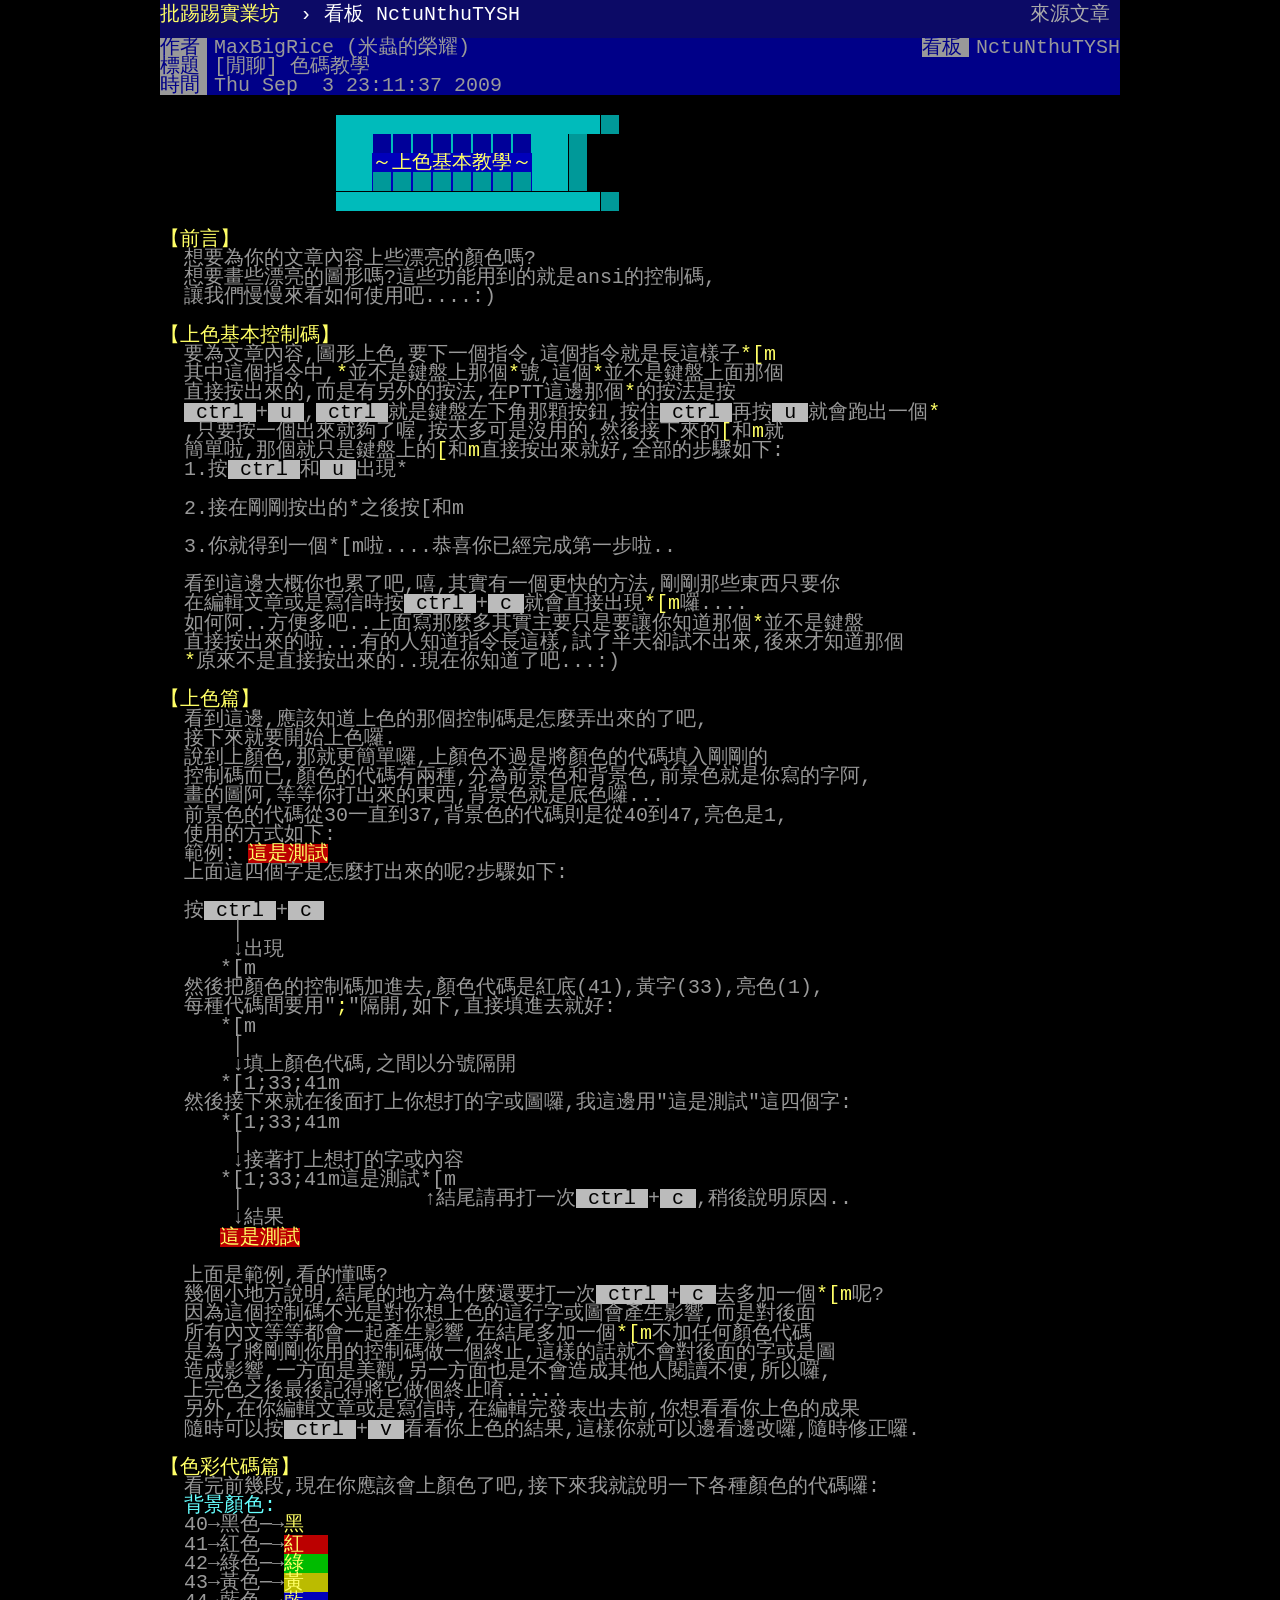
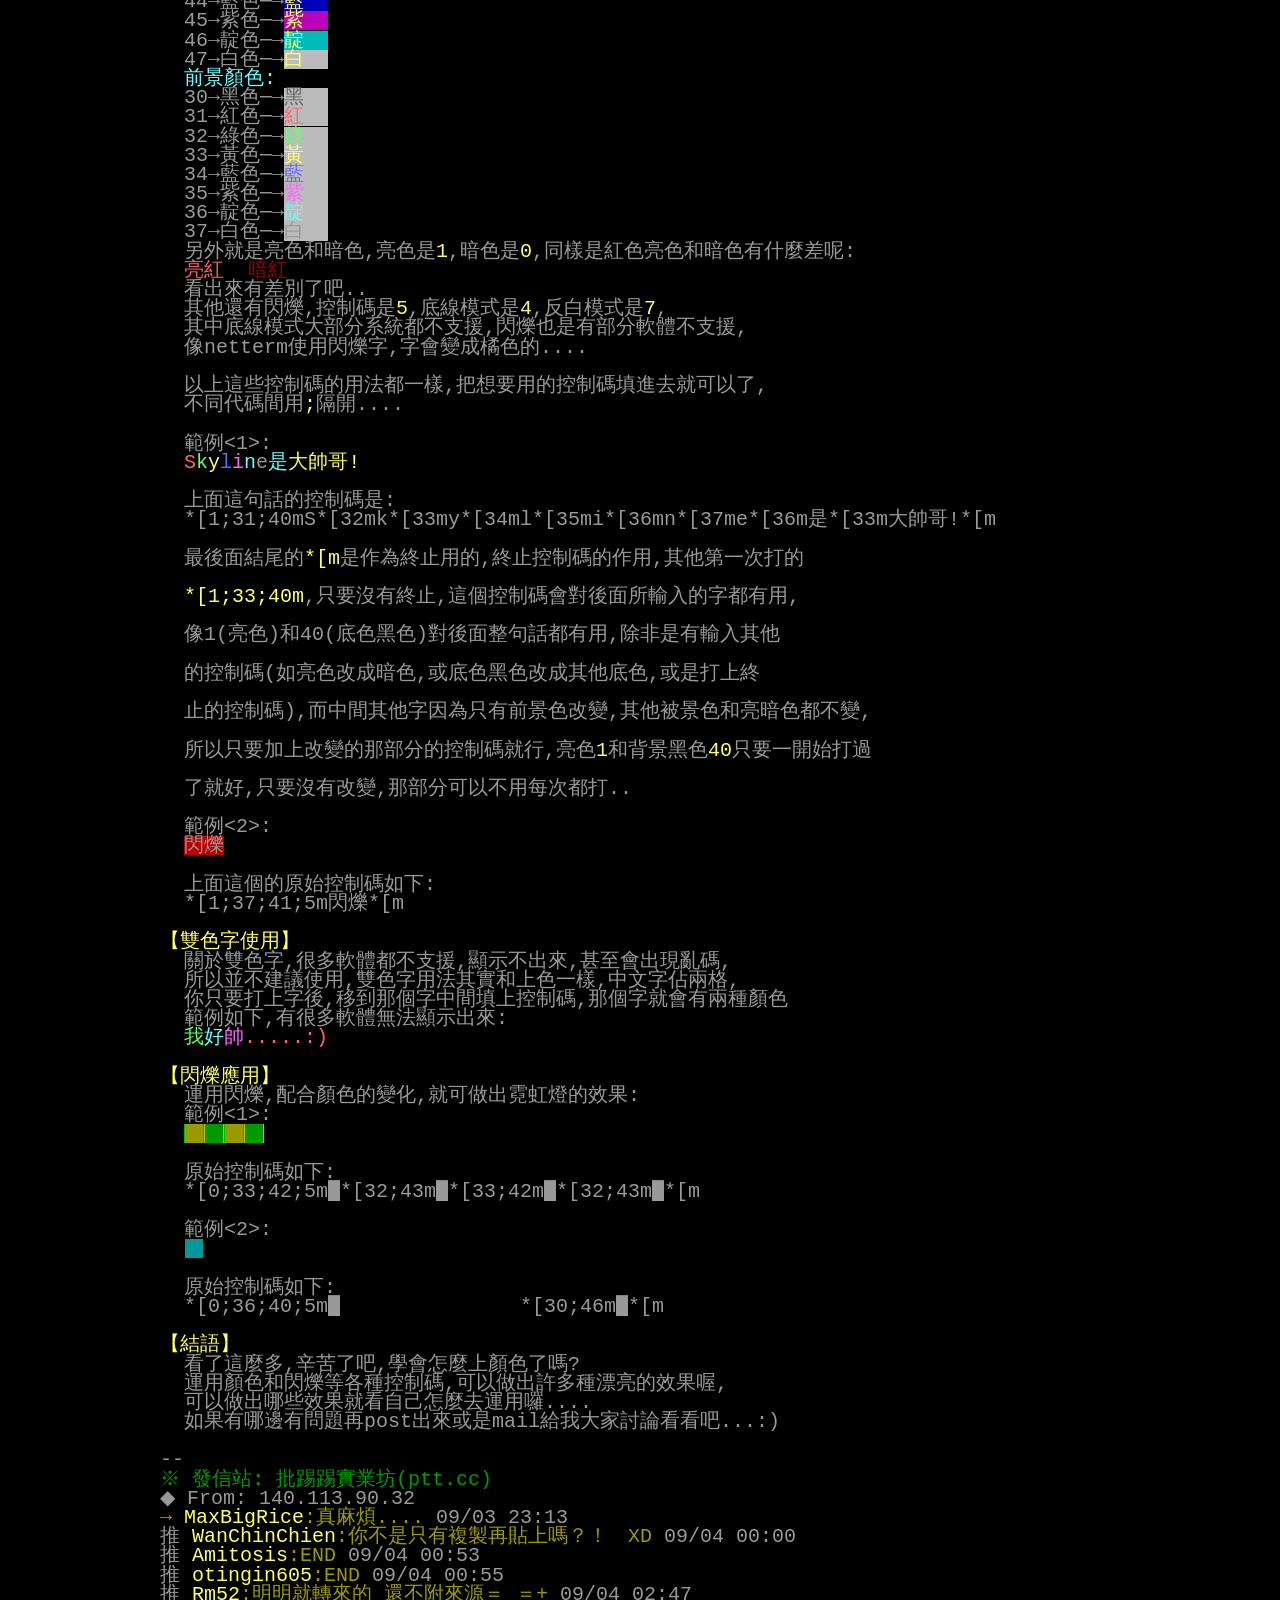
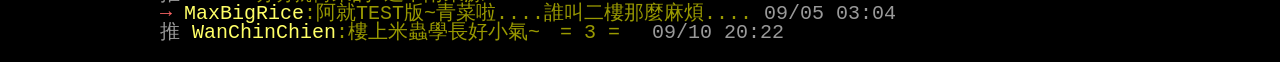
<file: Project_BBS_Backup/ANSI-color-reference.html>
<!doctype html><html lang="zh-Hant"><head><meta charset="utf-8">
<meta name="viewport" content="width=device-width, initial-scale=1">
<title>[閒聊] 色碼教學</title><style>
html { color-scheme: dark; background: #000; }
body { margin: 0; color: #999; }
main { max-width: 960px; margin: auto; }
.masthead { background: #0c0a66; color: #fff; box-sizing: border-box;
            min-height: 38px; display: flex; align-items: baseline; gap: 1em; }
.masthead a { color: inherit; text-decoration: none; }
.masthead .brand { color: #ff6; }
.masthead .source { margin-left: auto; padding-right: .5em; color: #aaa; }
.masthead, .article-meta, .color-reference {
    font: 20px/19px "MingLiU", "PMingLiU", "細明體", monospace;
    font-variant-ligatures: none;
}
.masthead { padding-top: 5px; }
.article-meta { background: #008; margin: 0; display: grid; }
.article-meta > div { display: flex; min-width: 0; }
.article-meta dt { background: #999; color: #008; padding-right: .35em; }
.article-meta dd { margin: 0 0 0 .35em; white-space: pre-wrap; }
.article-meta .board { margin-left: auto; }
.color-reference { margin: 0; padding: .03em 0 1em; color: #999; background: #000;
                   line-height: .96; white-space: pre; overflow-x: auto; tab-size: 8; }
.ansi-run { display: inline-block; vertical-align: top; height: .95em; line-height: .95; }
.block-cell { display: inline-block; position: relative; vertical-align: top;
              width: 1em; height: .95em; overflow: hidden; text-indent: -100em; }
.block-cell::after { content: ''; position: absolute; inset: 0;
    background: linear-gradient(to right, transparent 0 1px, currentColor 1px calc(100% - 1px),
                                transparent calc(100% - 1px)); }
.f0 .block-cell::after { background: currentColor; }
.f0{color:#000000}.b0{background-color:#000000}.f1{color:#990000}.b1{background-color:#bb0000}.f2{color:#009900}.b2{background-color:#00bb00}.f3{color:#999900}.b3{background-color:#bbbb00}.f4{color:#000099}.b4{background-color:#0000bb}.f5{color:#990099}.b5{background-color:#bb00bb}.f6{color:#009999}.b6{background-color:#00bbbb}.f7{color:#999999}.b7{background-color:#bbbbbb}.f0.hl{color:#666666}.f1.hl{color:#ff6666}.f2.hl{color:#66ff66}.f3.hl{color:#ffff66}.f4.hl{color:#6666ff}.f5.hl{color:#ff66ff}.f6.hl{color:#66ffff}.f7.hl{color:#ffffff}</style></head>
<body><main><header class="masthead"><span class="brand">批踢踢實業坊</span><span>› 看板 NctuNthuTYSH</span>
<a class="source" href="https://www.ptt.cc/bbs/NctuNthuTYSH/M.1251990698.A.3CB.html">來源文章</a></header>
<dl class="article-meta"><div><dt>作者</dt><dd>MaxBigRice (米蟲的榮耀)</dd><dt class="board">看板</dt><dd>NctuNthuTYSH</dd></div><div><dt>標題</dt><dd>[閒聊] 色碼教學</dd></div><div><dt>時間</dt><dd>Thu Sep  3 23:11:37 2009</dd></div></dl><pre class="color-reference">

             <span class="ansi-run f0 b6"><span class="block-cell">█</span></span><span class="ansi-run b6 hl">                      </span><span class="ansi-run f6"><span class="block-cell">█</span></span>
             <span class="ansi-run f0 b6"><span class="block-cell">█</span></span><span class="ansi-run b6 hl">   </span><span class="ansi-run f4 b6"><span class="block-cell">█</span><span class="block-cell">█</span><span class="block-cell">█</span><span class="block-cell">█</span><span class="block-cell">█</span><span class="block-cell">█</span><span class="block-cell">█</span><span class="block-cell">█</span>   </span><span class="ansi-run f6"><span class="block-cell">█</span></span>
             <span class="ansi-run f0 b6"><span class="block-cell">█</span></span><span class="ansi-run b6 hl">   </span><span class="ansi-run f3 b4 hl">～上色基本教學～</span><span class="ansi-run f3 b6 hl">   </span><span class="ansi-run f6"><span class="block-cell">█</span></span>
             <span class="ansi-run f0 b6"><span class="block-cell">█</span></span><span class="ansi-run b6 hl">   </span><span class="ansi-run f6 b4"><span class="block-cell">█</span><span class="block-cell">█</span><span class="block-cell">█</span><span class="block-cell">█</span><span class="block-cell">█</span><span class="block-cell">█</span><span class="block-cell">█</span><span class="block-cell">█</span></span><span class="ansi-run b6">   </span><span class="ansi-run f6"><span class="block-cell">█</span></span>
             <span class="ansi-run f0 b6"><span class="block-cell">█</span></span><span class="ansi-run b6 hl">                      </span><span class="ansi-run f6"><span class="block-cell">█</span></span>

<span class="ansi-run f3 hl">【前言】</span>
  想要為你的文章內容上些漂亮的顏色嗎?
  想要畫些漂亮的圖形嗎?這些功能用到的就是ansi的控制碼,
  讓我們慢慢來看如何使用吧....:)

<span class="ansi-run f3 hl">【上色基本控制碼】</span>
  要為文章內容,圖形上色,要下一個指令,這個指令就是長這樣子<span class="ansi-run f3 hl">*[m</span>
  其中這個指令中,<span class="ansi-run f3 hl">*</span>並不是鍵盤上那個<span class="ansi-run f3 hl">*</span>號,這個<span class="ansi-run f3 hl">*</span>並不是鍵盤上面那個
  直接按出來的,而是有另外的按法,在PTT這邊那個<span class="ansi-run f3 hl">*</span>的按法是按
  <span class="ansi-run f0 b7"> ctrl </span>+<span class="ansi-run f0 b7"> u </span>,<span class="ansi-run f0 b7"> ctrl </span>就是鍵盤左下角那顆按鈕,按住<span class="ansi-run f0 b7"> ctrl </span>再按<span class="ansi-run f0 b7"> u </span>就會跑出一個<span class="ansi-run f3 hl">*</span>
  ,只要按一個出來就夠了喔,按太多可是沒用的,然後接下來的<span class="ansi-run f3 hl">[</span>和<span class="ansi-run f3 hl">m</span>就
  簡單啦,那個就只是鍵盤上的<span class="ansi-run f3 hl">[</span>和<span class="ansi-run f3 hl">m</span>直接按出來就好,全部的步驟如下:
  1.按<span class="ansi-run f0 b7"> ctrl </span>和<span class="ansi-run f0 b7"> u </span>出現*

  2.接在剛剛按出的*之後按[和m

  3.你就得到一個*[m啦....恭喜你已經完成第一步啦..

  看到這邊大概你也累了吧,嘻,其實有一個更快的方法,剛剛那些東西只要你
  在編輯文章或是寫信時按<span class="ansi-run f0 b7"> ctrl </span>+<span class="ansi-run f0 b7"> c </span>就會直接出現<span class="ansi-run f3 hl">*[m</span>囉....
  如何阿..方便多吧..上面寫那麼多其實主要只是要讓你知道那個<span class="ansi-run f3 hl">*</span>並不是鍵盤
  直接按出來的啦...有的人知道指令長這樣,試了半天卻試不出來,後來才知道那個
  <span class="ansi-run f3 hl">*</span>原來不是直接按出來的..現在你知道了吧...:)

<span class="ansi-run f3 hl">【上色篇】</span>
  看到這邊,應該知道上色的那個控制碼是怎麼弄出來的了吧,
  接下來就要開始上色囉.
  說到上顏色,那就更簡單囉,上顏色不過是將顏色的代碼填入剛剛的
  控制碼而已,顏色的代碼有兩種,分為前景色和背景色,前景色就是你寫的字阿,
  畫的圖阿,等等你打出來的東西,背景色就是底色囉...
  前景色的代碼從30一直到37,背景色的代碼則是從40到47,亮色是1,
  使用的方式如下:
  範例: <span class="ansi-run f3 b1 hl">這是測試</span>
  上面這四個字是怎麼打出來的呢?步驟如下:

  按<span class="ansi-run f0 b7"> ctrl </span>+<span class="ansi-run f0 b7"> c </span>
      │
      ↓出現
     *[m
  然後把顏色的控制碼加進去,顏色代碼是紅底(41),黃字(33),亮色(1),
  每種代碼間要用&quot;<span class="ansi-run f3 hl">;</span>&quot;隔開,如下,直接填進去就好:
     *[m
      │
      ↓填上顏色代碼,之間以分號隔開
     *[1;33;41m
  然後接下來就在後面打上你想打的字或圖囉,我這邊用&quot;這是測試&quot;這四個字:
     *[1;33;41m
      │
      ↓接著打上想打的字或內容
     *[1;33;41m這是測試*[m
      │               ↑結尾請再打一次<span class="ansi-run f0 b7"> ctrl </span>+<span class="ansi-run f0 b7"> c </span>,稍後說明原因..
      ↓結果
     <span class="ansi-run f3 b1 hl">這是測試</span>

  上面是範例,看的懂嗎?
  幾個小地方說明,結尾的地方為什麼還要打一次<span class="ansi-run f0 b7"> ctrl </span>+<span class="ansi-run f0 b7"> c </span>去多加一個<span class="ansi-run f3 hl">*[m</span>呢?
  因為這個控制碼不光是對你想上色的這行字或圖會產生影響,而是對後面
  所有內文等等都會一起產生影響,在結尾多加一個<span class="ansi-run f3 hl">*[m</span>不加任何顏色代碼
  是為了將剛剛你用的控制碼做一個終止,這樣的話就不會對後面的字或是圖
  造成影響,一方面是美觀,另一方面也是不會造成其他人閱讀不便,所以囉,
  上完色之後最後記得將它做個終止唷.....
  另外,在你編輯文章或是寫信時,在編輯完發表出去前,你想看看你上色的成果
  隨時可以按<span class="ansi-run f0 b7"> ctrl </span>+<span class="ansi-run f0 b7"> v </span>看看你上色的結果,這樣你就可以邊看邊改囉,隨時修正囉.

<span class="ansi-run f3 hl">【色彩代碼篇】</span>
  看完前幾段,現在你應該會上顏色了吧,接下來我就說明一下各種顏色的代碼囉:
  <span class="ansi-run f6 hl">背景顏色:</span>
  40→黑色─→<span class="ansi-run f3 hl">黑</span>
  41→紅色─→<span class="ansi-run f3 b1 hl">紅  </span>
  42→綠色─→<span class="ansi-run f3 b2 hl">綠  </span>
  43→黃色─→<span class="ansi-run f3 b3 hl">黃  </span>
  44→藍色─→<span class="ansi-run f3 b4 hl">藍  </span>
  45→紫色─→<span class="ansi-run f3 b5 hl">紫  </span>
  46→靛色─→<span class="ansi-run f3 b6 hl">靛  </span>
  47→白色─→<span class="ansi-run f3 b7 hl">白  </span>
  <span class="ansi-run f6 hl">前景顏色:</span>
  30→黑色─→<span class="ansi-run f0 b7 hl">黑  </span>
  31→紅色─→<span class="ansi-run f1 b7 hl">紅  </span>
  32→綠色─→<span class="ansi-run f2 b7 hl">綠  </span>
  33→黃色─→<span class="ansi-run f3 b7 hl">黃  </span>
  34→藍色─→<span class="ansi-run f4 b7 hl">藍  </span>
  35→紫色─→<span class="ansi-run f5 b7 hl">紫  </span>
  36→靛色─→<span class="ansi-run f6 b7 hl">靛  </span>
  37→白色─→<span class="ansi-run b7 hl">白  </span>
  另外就是亮色和暗色,亮色是<span class="ansi-run f3 hl">1</span>,暗色是<span class="ansi-run f3 hl">0</span>,同樣是紅色亮色和暗色有什麼差呢:
  <span class="ansi-run f1 hl">亮紅</span>  <span class="ansi-run f1">暗紅</span>
  看出來有差別了吧..
  其他還有閃爍,控制碼是<span class="ansi-run f3 hl">5</span>,底線模式是<span class="ansi-run f3 hl">4</span>,反白模式是<span class="ansi-run f3 hl">7</span>,
  其中底線模式大部分系統都不支援,閃爍也是有部分軟體不支援,
  像netterm使用閃爍字,字會變成橘色的....

  以上這些控制碼的用法都一樣,把想要用的控制碼填進去就可以了,
  不同代碼間用<span class="ansi-run f3 hl">;</span>隔開....

  範例&lt;1&gt;:
  <span class="ansi-run f1 hl">S</span><span class="ansi-run f2 hl">k</span><span class="ansi-run f3 hl">y</span><span class="ansi-run f4 hl">l</span><span class="ansi-run f5 hl">i</span><span class="ansi-run f6 hl">n</span><span class="ansi-run hl">e</span><span class="ansi-run f6 hl">是</span><span class="ansi-run f3 hl">大帥哥!</span>

  上面這句話的控制碼是:
  *[1;31;40mS*[32mk*[33my*[34ml*[35mi*[36mn*[37me*[36m是*[33m大帥哥!*[m

  最後面結尾的<span class="ansi-run f3 hl">*[m</span>是作為終止用的,終止控制碼的作用,其他第一次打的

  <span class="ansi-run f3 hl">*[1;33;40m</span>,只要沒有終止,這個控制碼會對後面所輸入的字都有用,

  像1(亮色)和40(底色黑色)對後面整句話都有用,除非是有輸入其他

  的控制碼(如亮色改成暗色,或底色黑色改成其他底色,或是打上終

  止的控制碼),而中間其他字因為只有前景色改變,其他被景色和亮暗色都不變,

  所以只要加上改變的那部分的控制碼就行,亮色<span class="ansi-run f3 hl">1</span>和背景黑色<span class="ansi-run f3 hl">40</span>只要一開始打過

  了就好,只要沒有改變,那部分可以不用每次都打..

  範例&lt;2&gt;:
  <span class="ansi-run b1 hl">閃爍</span>

  上面這個的原始控制碼如下:
  *[1;37;41;5m閃爍*[m

<span class="ansi-run f3 hl">【雙色字使用】</span>
  關於雙色字,很多軟體都不支援,顯示不出來,甚至會出現亂碼,
  所以並不建議使用,雙色字用法其實和上色一樣,中文字佔兩格,
  你只要打上字後,移到那個字中間填上控制碼,那個字就會有兩種顏色
  範例如下,有很多軟體無法顯示出來:
  <span class="ansi-run f2 hl">我</span><span class="ansi-run f6 hl">好</span><span class="ansi-run f5 hl">帥</span><span class="ansi-run f1 hl">.....:)</span>

<span class="ansi-run f3 hl">【閃爍應用】</span>
  運用閃爍,配合顏色的變化,就可做出霓虹燈的效果:
  範例&lt;1&gt;:
  <span class="ansi-run f3 b2"><span class="block-cell">█</span></span><span class="ansi-run f2 b3"><span class="block-cell">█</span></span><span class="ansi-run f3 b2"><span class="block-cell">█</span></span><span class="ansi-run f2 b3"><span class="block-cell">█</span></span>

  原始控制碼如下:
  *[0;33;42;5m█*[32;43m█*[33;42m█*[32;43m█*[m

  範例&lt;2&gt;:
  <span class="ansi-run f6"><span class="block-cell">█</span>               </span><span class="ansi-run f0 b6"><span class="block-cell">█</span></span>

  原始控制碼如下:
  *[0;36;40;5m█               *[30;46m█*[m

<span class="ansi-run f3 hl">【結語】</span>
  看了這麼多,辛苦了吧,學會怎麼上顏色了嗎?
  運用顏色和閃爍等各種控制碼,可以做出許多種漂亮的效果喔,
  可以做出哪些效果就看自己怎麼去運用囉....
  如果有哪邊有問題再post出來或是mail給我大家討論看看吧...:)

--
<span class="ansi-run f2">※ 發信站: 批踢踢實業坊(ptt.cc) </span>
◆ From: 140.113.90.32
<span class="ansi-run f1 hl">→ </span><span class="ansi-run f3 hl">MaxBigRice</span><span class="ansi-run f3">:真麻煩....</span> 09/03 23:13
<span class="ansi-run hl">推 </span><span class="ansi-run f3 hl">WanChinChien</span><span class="ansi-run f3">:你不是只有複製再貼上嗎？！　XD</span> 09/04 00:00
<span class="ansi-run hl">推 </span><span class="ansi-run f3 hl">Amitosis</span><span class="ansi-run f3">:END</span> 09/04 00:53
<span class="ansi-run hl">推 </span><span class="ansi-run f3 hl">otingin605</span><span class="ansi-run f3">:END</span> 09/04 00:55
<span class="ansi-run hl">推 </span><span class="ansi-run f3 hl">Rm52</span><span class="ansi-run f3">:明明就轉來的 還不附來源＝ ＝+</span> 09/04 02:47
<span class="ansi-run f1 hl">→ </span><span class="ansi-run f3 hl">MaxBigRice</span><span class="ansi-run f3">:阿就TEST版~青菜啦....誰叫二樓那麼麻煩....</span> 09/05 03:04
<span class="ansi-run hl">推 </span><span class="ansi-run f3 hl">WanChinChien</span><span class="ansi-run f3">:樓上米蟲學長好小氣~　= 3 =　</span> 09/10 20:22
</pre>
</main></body></html>
</file>
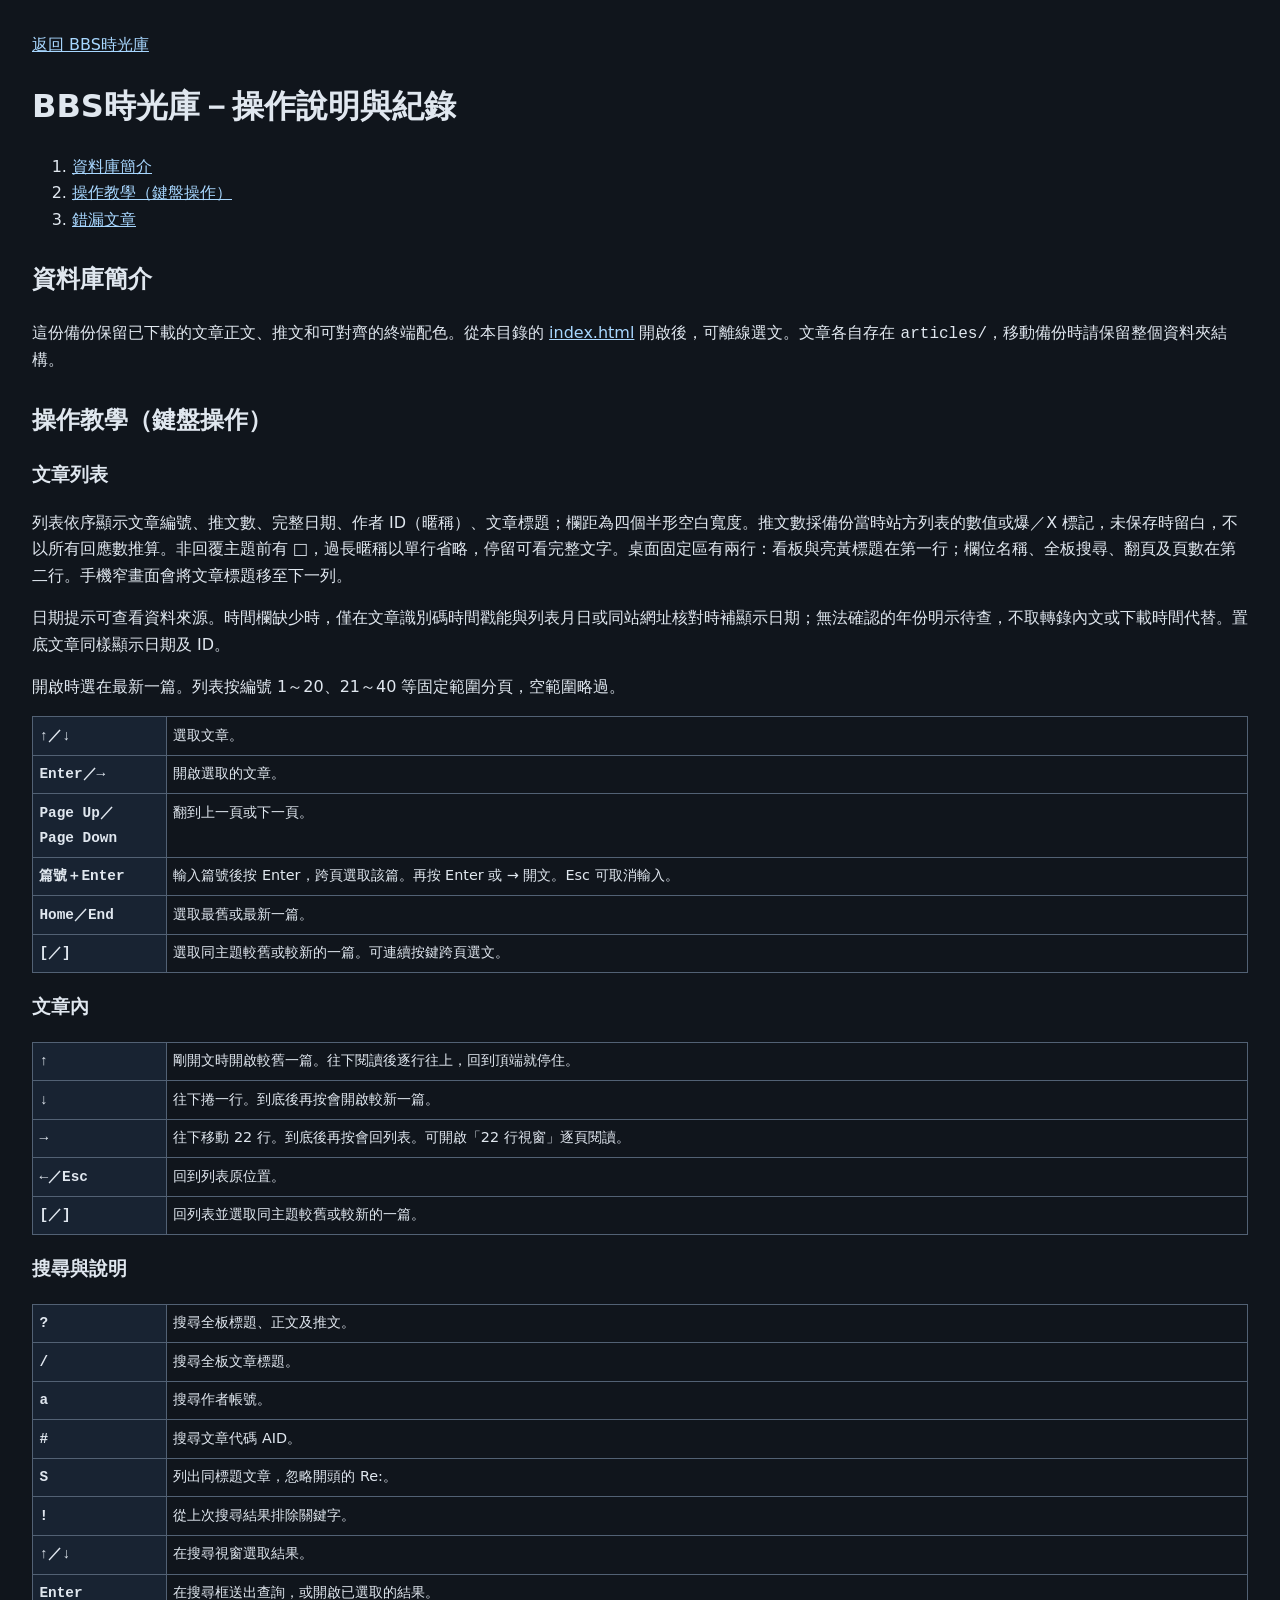
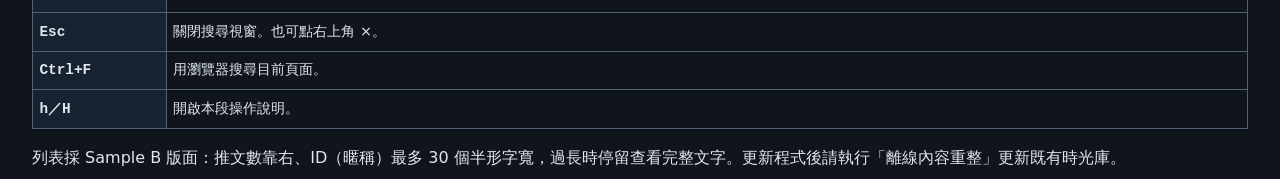
<file: Project_BBS_Backup/archive-guide.template.html>
<!doctype html>
<html lang="zh-Hant">
<head>
<meta charset="utf-8">
<meta name="viewport" content="width=device-width, initial-scale=1">
<title>BBS時光庫－操作說明與紀錄</title>
<style>
body { margin: 2rem auto; padding: 0 1rem; max-width: 76rem; font: 1rem/1.65 system-ui,sans-serif;
       background: #10151c; color: #e0e7ef; color-scheme: dark; }
a { color: #a8d7ff; } h2 { margin-top: 1.7rem; }
.records-scroll { overflow-x: auto; } table { border-collapse: collapse; width: 100%; font-size: .9rem; }
th, td { border: 1px solid #526174; padding: .4rem; text-align: left; vertical-align: top; }
.issue-table { table-layout: fixed; min-width: 43rem; }
.issue-index { width: 4.5em; } .issue-aid { width: 7em; } .issue-state { width: 8em; }
.issue-reason { width: 30%; } .issue-content { width: 6em; white-space: nowrap; }
.issue-table td { overflow-wrap: anywhere; }
.issue-table td:nth-child(2) { font-family: Consolas, monospace; }
.shortcuts { width: 100%; }
.shortcuts th { width: 12ch; background: #182332; }
kbd { white-space: nowrap; }
</style>
</head>
<body>
<header>
  <a href="index.html">返回 BBS時光庫</a>
  <h1>BBS時光庫－操作說明與紀錄</h1>
  <nav aria-label="頁內目錄"><ol>
    <li><a href="#about">資料庫簡介</a></li>
    <li><a href="#keyboard">操作教學（鍵盤操作）</a></li>
    <li><a href="#issue-records">錯漏文章</a></li>
  </ol></nav>
</header>
<main>
  <section id="about">
    <h2>資料庫簡介</h2>
    <p>這份備份保留已下載的文章正文、推文和可對齊的終端配色。從本目錄的 <a href="index.html">index.html</a> 開啟後，可離線選文。文章各自存在 <code>articles/</code>，移動備份時請保留整個資料夾結構。</p>
    <!-- BOARD_SUMMARIES -->
  </section>
  <section id="keyboard">
    <h2>操作教學（鍵盤操作）</h2>
    <h3 id="list-keys">文章列表</h3>
    <p>列表依序顯示文章編號、推文數、完整日期、作者 ID（暱稱）、文章標題；欄距為四個半形空白寬度。推文數採備份當時站方列表的數值或爆／X 標記，未保存時留白，不以所有回應數推算。非回覆主題前有 □，過長暱稱以單行省略，停留可看完整文字。桌面固定區有兩行：看板與亮黃標題在第一行；欄位名稱、全板搜尋、翻頁及頁數在第二行。手機窄畫面會將文章標題移至下一列。</p>
    <p>日期提示可查看資料來源。時間欄缺少時，僅在文章識別碼時間戳能與列表月日或同站網址核對時補顯示日期；無法確認的年份明示待查，不取轉錄內文或下載時間代替。置底文章同樣顯示日期及 ID。</p>
    <p>開啟時選在最新一篇。列表按編號 1～20、21～40 等固定範圍分頁，空範圍略過。</p>
    <table class="shortcuts" aria-labelledby="list-keys"><tbody>
      <tr><th scope="row"><kbd>↑</kbd>／<kbd>↓</kbd></th><td>選取文章。</td></tr>
      <tr><th scope="row"><kbd>Enter</kbd>／<kbd>→</kbd></th><td>開啟選取的文章。</td></tr>
      <tr><th scope="row"><kbd>Page Up</kbd>／<kbd>Page Down</kbd></th><td>翻到上一頁或下一頁。</td></tr>
      <tr><th scope="row">篇號＋<kbd>Enter</kbd></th><td>輸入篇號後按 Enter，跨頁選取該篇。再按 Enter 或 → 開文。Esc 可取消輸入。</td></tr>
      <tr><th scope="row"><kbd>Home</kbd>／<kbd>End</kbd></th><td>選取最舊或最新一篇。</td></tr>
      <tr><th scope="row"><kbd>[</kbd>／<kbd>]</kbd></th><td>選取同主題較舊或較新的一篇。可連續按鍵跨頁選文。</td></tr>
    </tbody></table>
    <h3 id="article-keys">文章內</h3>
    <table class="shortcuts" aria-labelledby="article-keys"><tbody>
      <tr><th scope="row"><kbd>↑</kbd></th><td>剛開文時開啟較舊一篇。往下閱讀後逐行往上，回到頂端就停住。</td></tr>
      <tr><th scope="row"><kbd>↓</kbd></th><td>往下捲一行。到底後再按會開啟較新一篇。</td></tr>
      <tr><th scope="row"><kbd>→</kbd></th><td>往下移動 22 行。到底後再按會回列表。可開啟「22 行視窗」逐頁閱讀。</td></tr>
      <tr><th scope="row"><kbd>←</kbd>／<kbd>Esc</kbd></th><td>回到列表原位置。</td></tr>
      <tr><th scope="row"><kbd>[</kbd>／<kbd>]</kbd></th><td>回列表並選取同主題較舊或較新的一篇。</td></tr>
    </tbody></table>
    <h3 id="search-keys">搜尋與說明</h3>
    <table class="shortcuts" aria-labelledby="search-keys"><tbody>
      <tr><th scope="row"><kbd>?</kbd></th><td>搜尋全板標題、正文及推文。</td></tr>
      <tr><th scope="row"><kbd>/</kbd></th><td>搜尋全板文章標題。</td></tr>
      <tr><th scope="row"><kbd>a</kbd></th><td>搜尋作者帳號。</td></tr>
      <tr><th scope="row"><kbd>#</kbd></th><td>搜尋文章代碼 AID。</td></tr>
      <tr><th scope="row"><kbd>S</kbd></th><td>列出同標題文章，忽略開頭的 Re:。</td></tr>
      <tr><th scope="row"><kbd>!</kbd></th><td>從上次搜尋結果排除關鍵字。</td></tr>
      <tr><th scope="row"><kbd>↑</kbd>／<kbd>↓</kbd></th><td>在搜尋視窗選取結果。</td></tr>
      <tr><th scope="row"><kbd>Enter</kbd></th><td>在搜尋框送出查詢，或開啟已選取的結果。</td></tr>
      <tr><th scope="row"><kbd>Esc</kbd></th><td>關閉搜尋視窗。也可點右上角 ×。</td></tr>
      <tr><th scope="row"><kbd>Ctrl+F</kbd></th><td>用瀏覽器搜尋目前頁面。</td></tr>
      <tr><th scope="row"><kbd>h</kbd>／<kbd>H</kbd></th><td>開啟本段操作說明。</td></tr>
    </tbody></table>
  </section>
  <p>列表採 Sample B 版面：推文數靠右、ID（暱稱）最多 30 個半形字寬，過長時停留查看完整文字。更新程式後請執行「離線內容重整」更新既有時光庫。</p>
  <!-- ISSUE_RECORDS -->
</main>
</body></html>
</file>
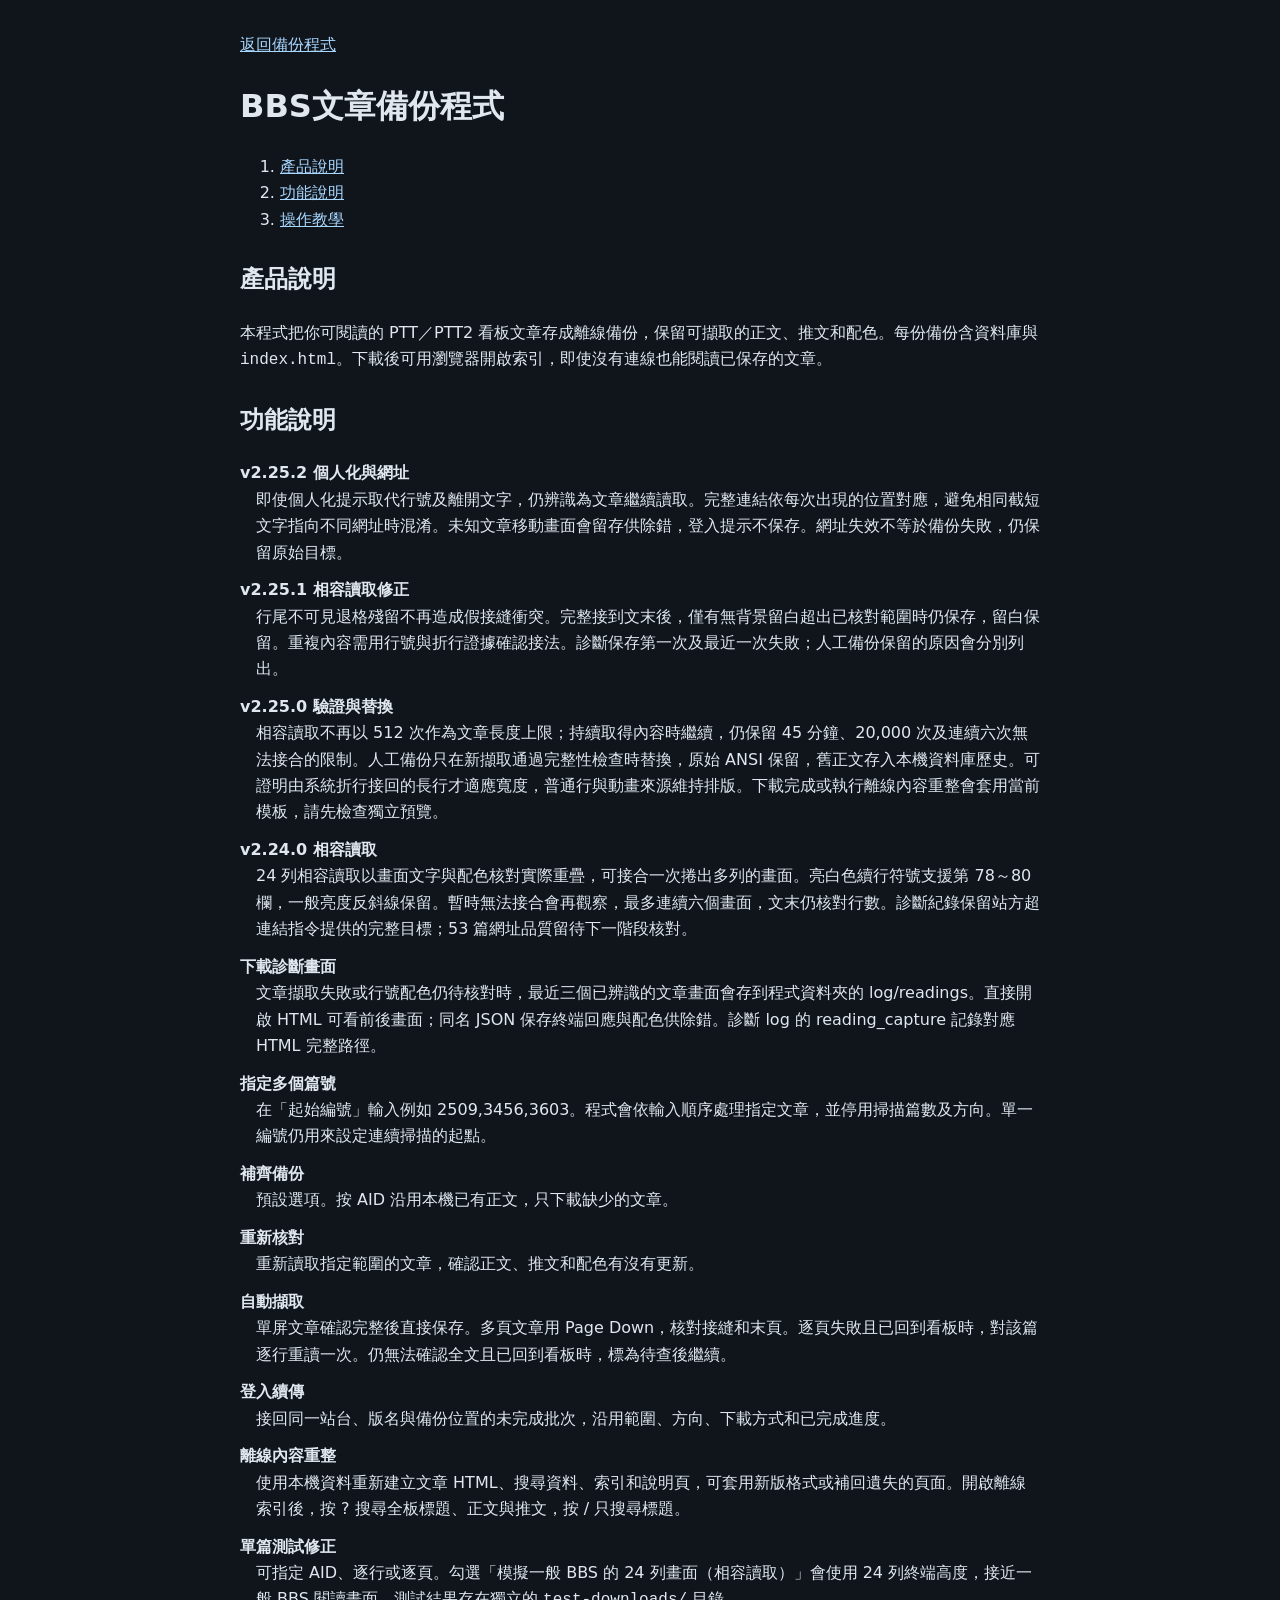
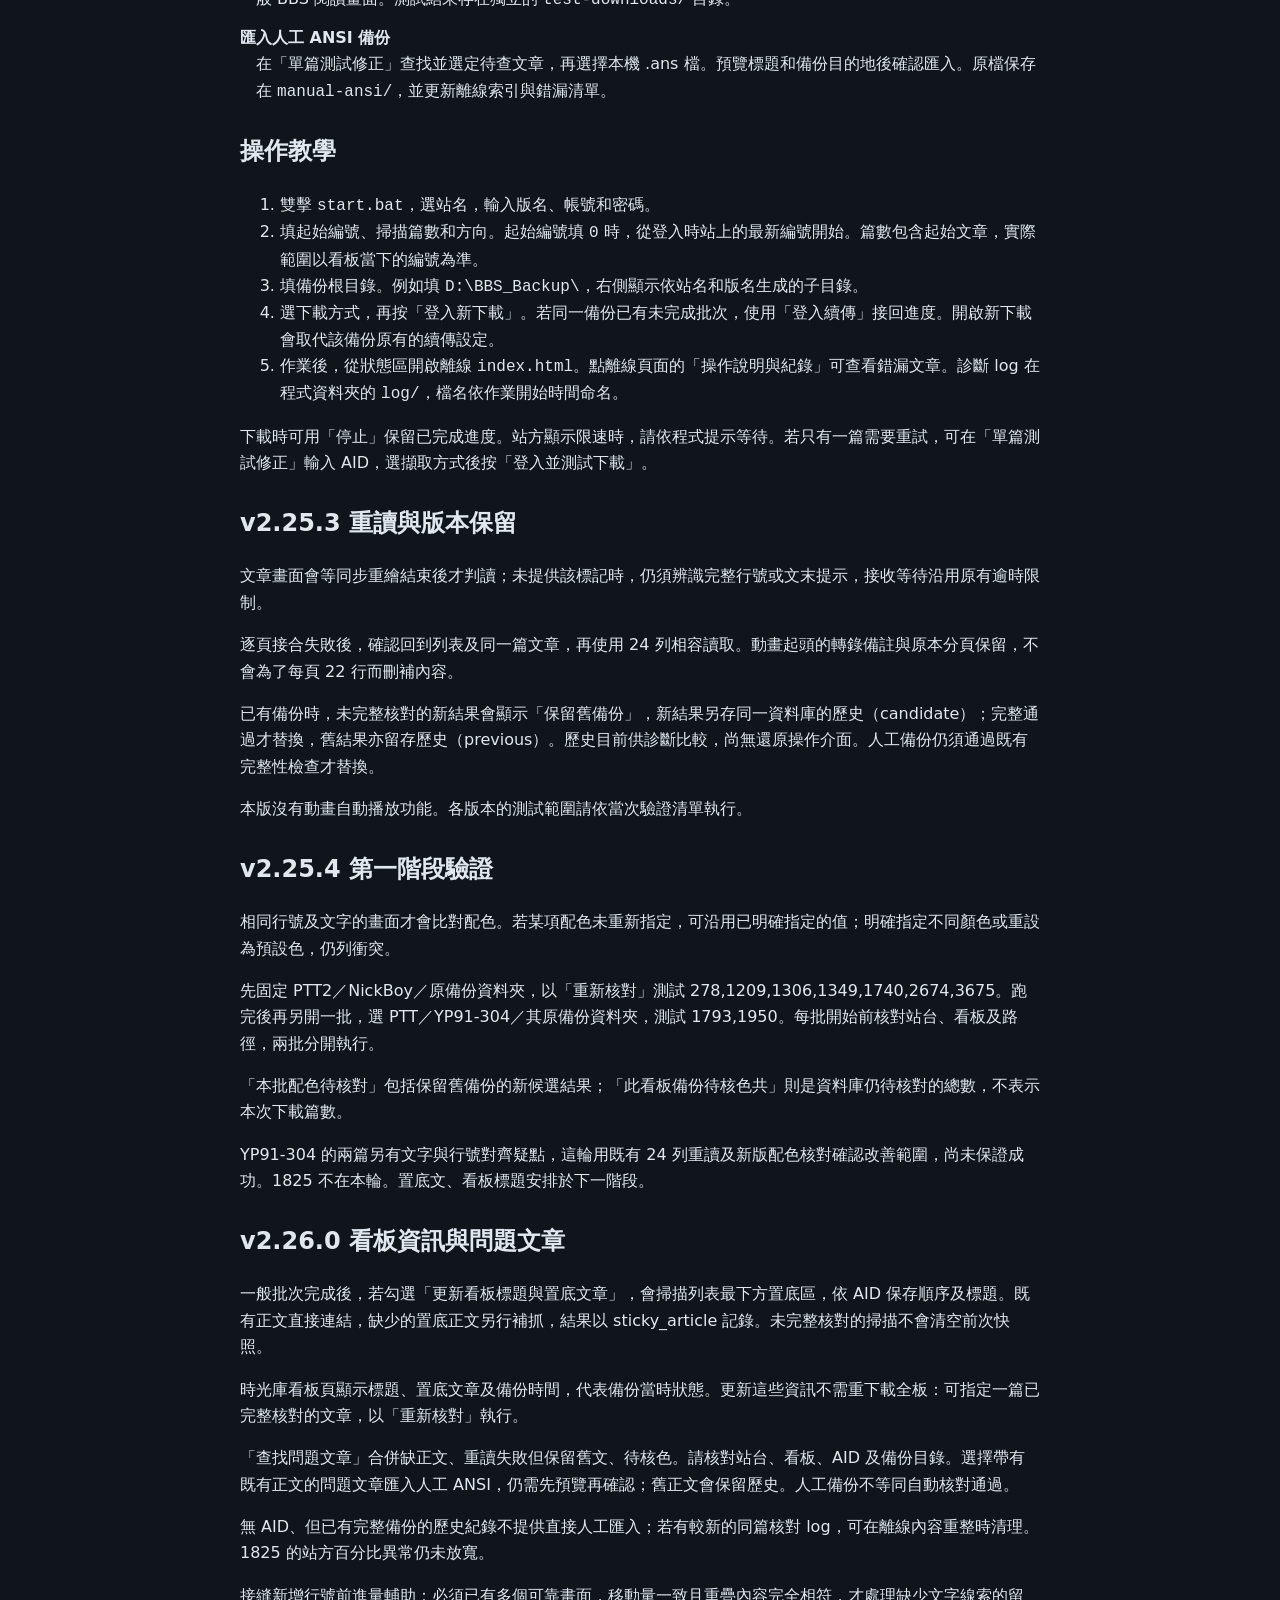
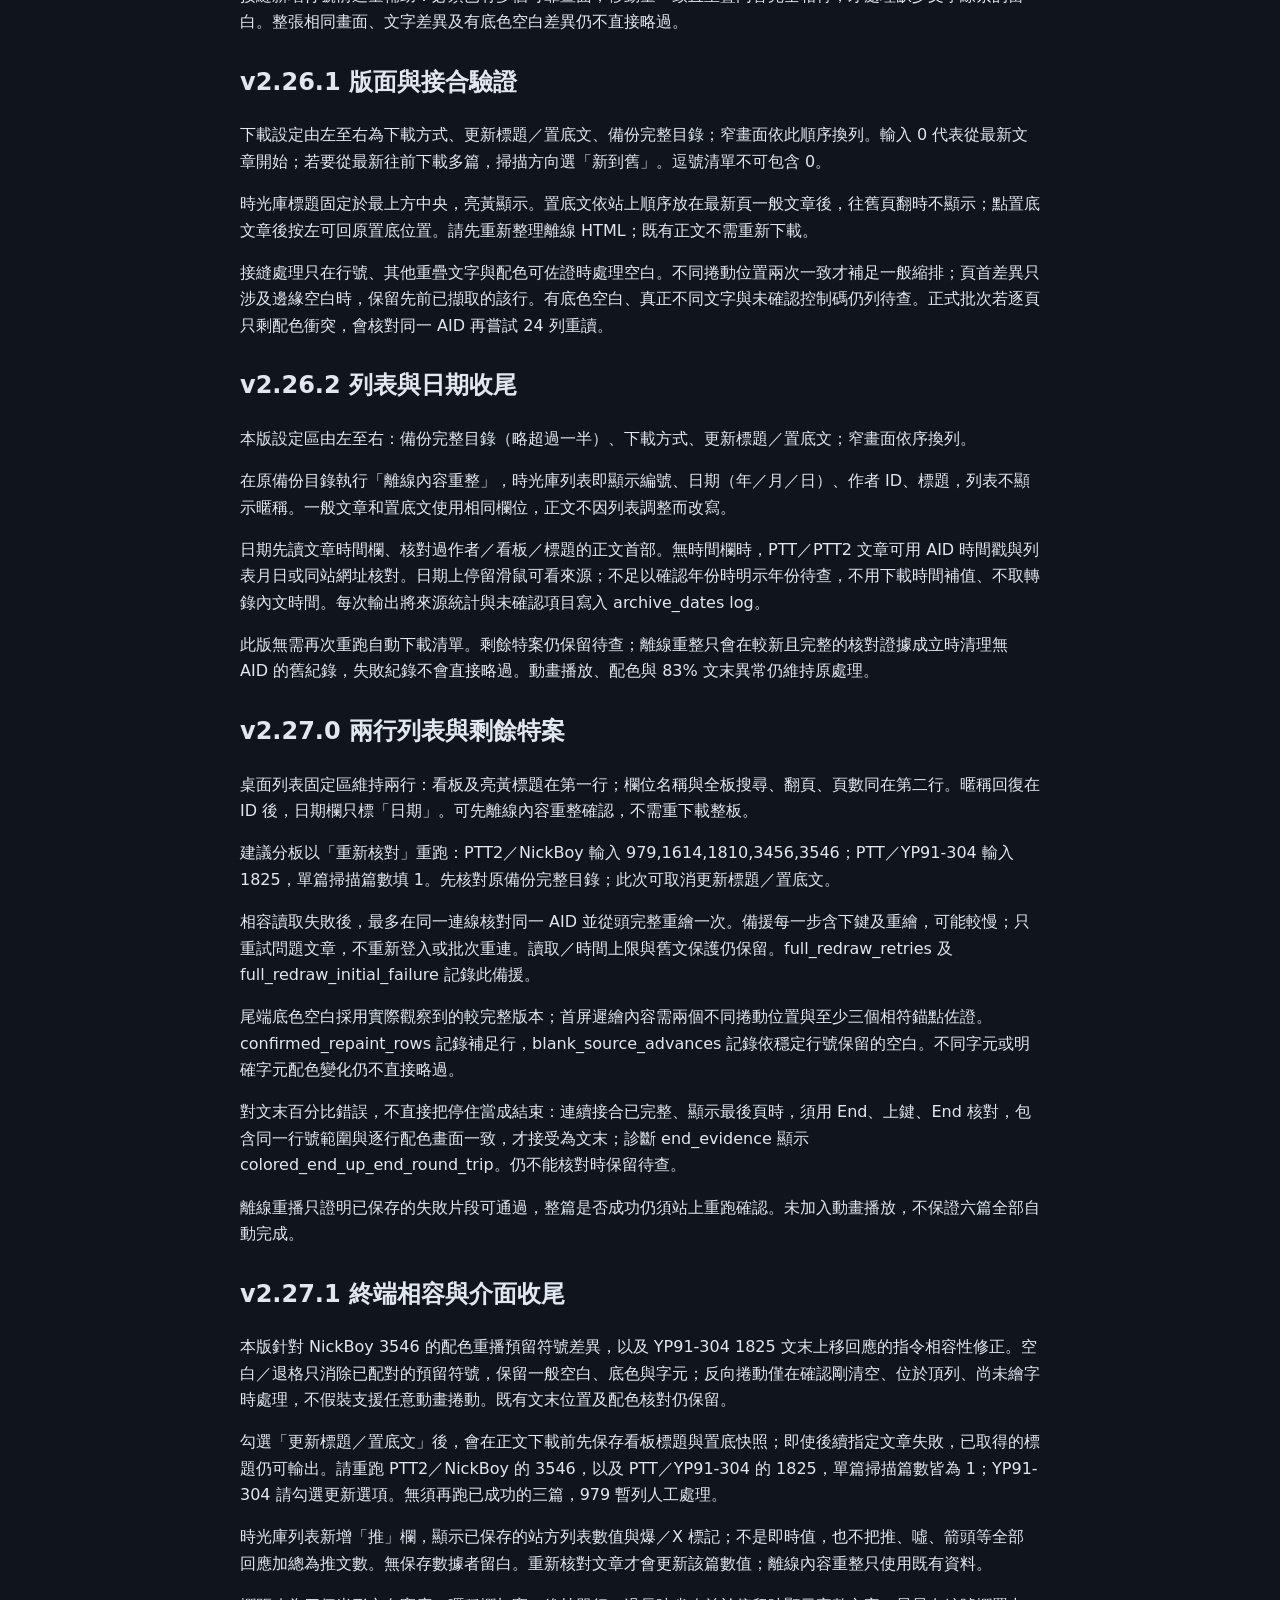
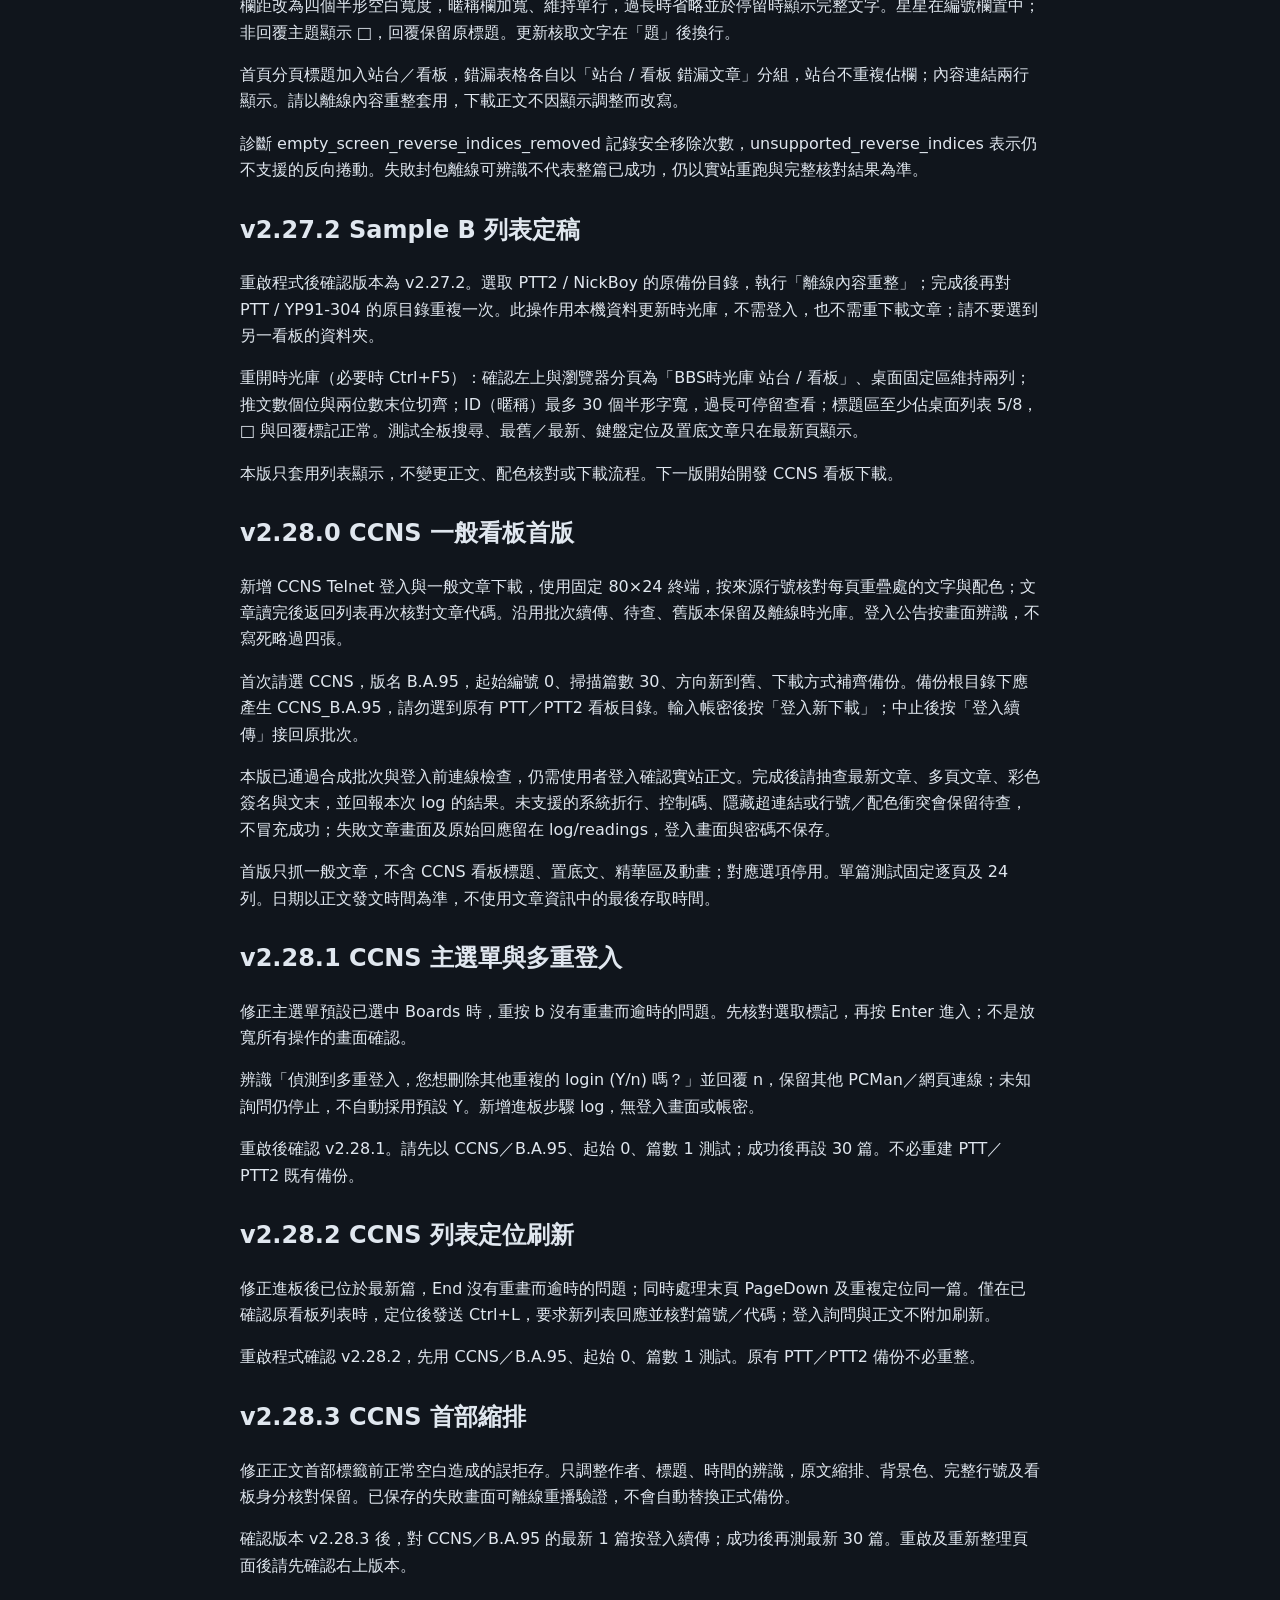
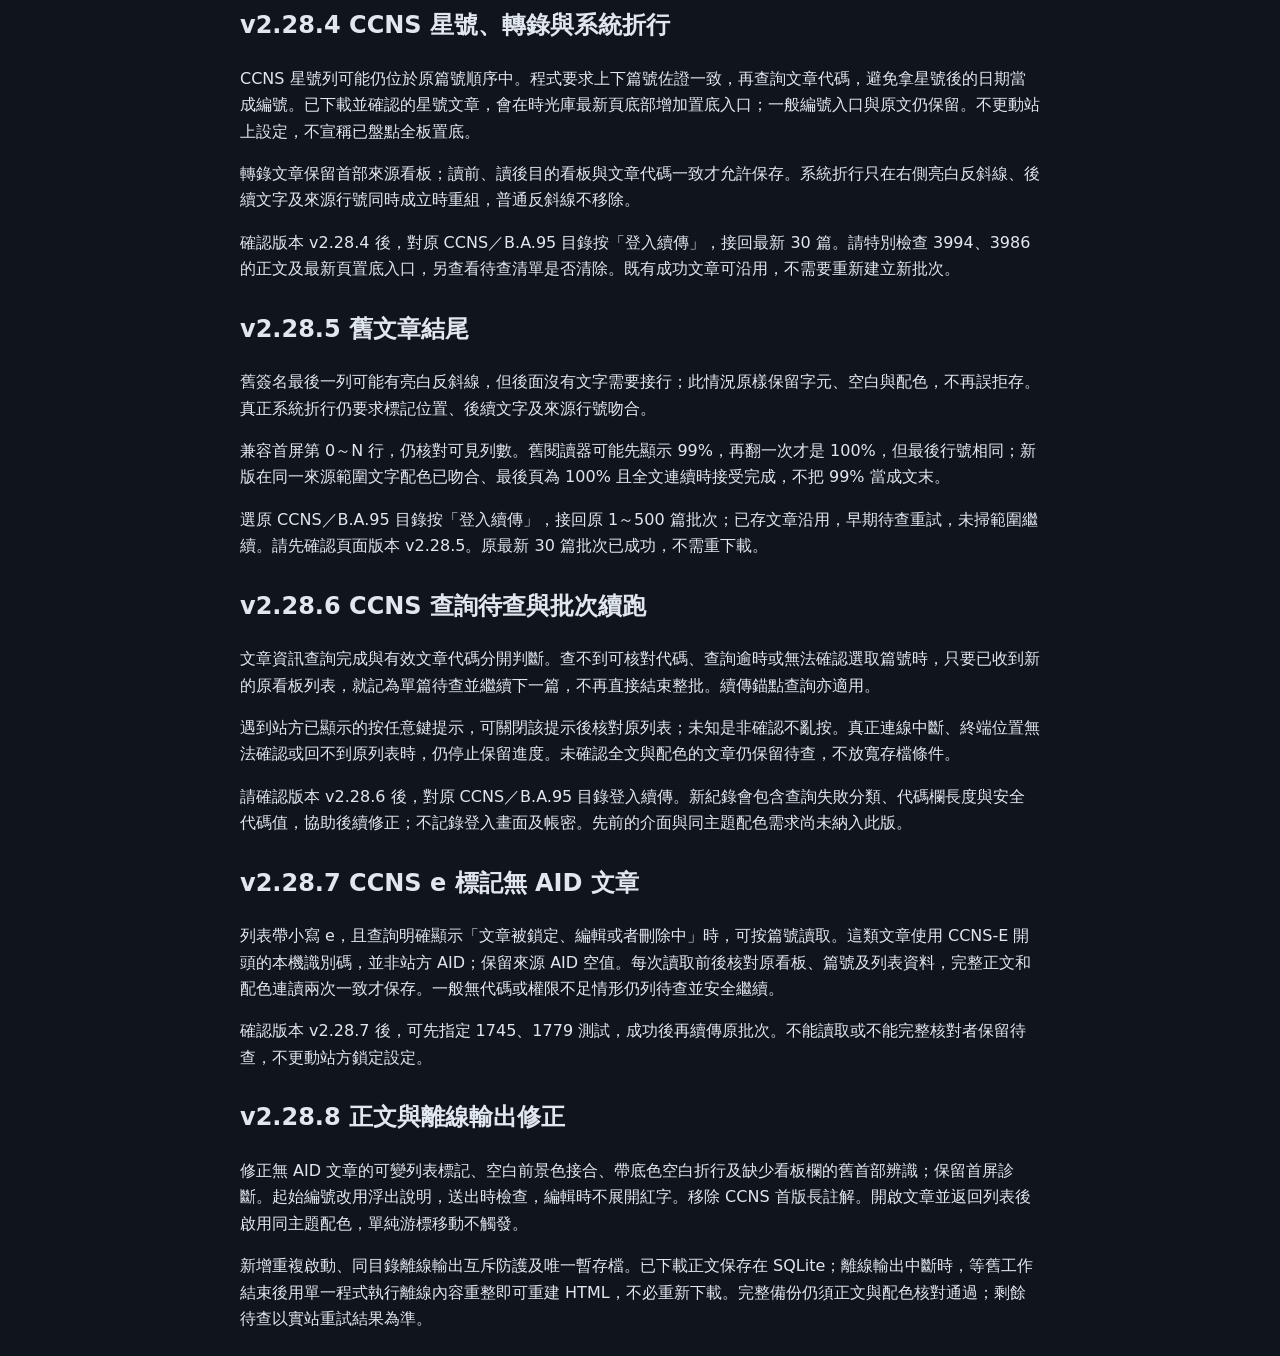
<file: Project_BBS_Backup/downloader-guide.html>
<!doctype html>
<html lang="zh-Hant">
<head>
<meta charset="utf-8">
<meta name="viewport" content="width=device-width, initial-scale=1">
<title>BBS文章備份程式｜操作說明與紀錄</title>
<style>
body { margin: 2rem auto; padding: 0 1rem; max-width: 50rem; font: 1rem/1.65 system-ui,sans-serif;
       background: #10151c; color: #e0e7ef; color-scheme: dark; }
a { color: #a8d7ff; } h2 { margin-top: 1.7rem; } dt { font-weight: 650; } dd { margin: 0 0 .7rem 1rem; }
.records-scroll { overflow-x: auto; } table { border-collapse: collapse; width: 100%; font-size: .9rem; }
th, td { border: 1px solid #526174; padding: .4rem; text-align: left; vertical-align: top; }
</style>
</head>
<body>
<header>
  <a href="/">返回備份程式</a>
  <h1>BBS文章備份程式</h1>
  <nav aria-label="頁內目錄"><ol>
    <li><a href="#product">產品說明</a></li>
    <li><a href="#features">功能說明</a></li>
    <li><a href="#instructions">操作教學</a></li>
  </ol></nav>
</header>
<main>
  <section id="product">
    <h2>產品說明</h2>
    <p>本程式把你可閱讀的 PTT／PTT2 看板文章存成離線備份，保留可擷取的正文、推文和配色。每份備份含資料庫與 <code>index.html</code>。下載後可用瀏覽器開啟索引，即使沒有連線也能閱讀已保存的文章。</p>
  </section>
  <section id="features">
    <h2>功能說明</h2>
    <dl>
      <dt>v2.25.2 個人化與網址</dt><dd>即使個人化提示取代行號及離開文字，仍辨識為文章繼續讀取。完整連結依每次出現的位置對應，避免相同截短文字指向不同網址時混淆。未知文章移動畫面會留存供除錯，登入提示不保存。網址失效不等於備份失敗，仍保留原始目標。</dd>
      <dt>v2.25.1 相容讀取修正</dt><dd>行尾不可見退格殘留不再造成假接縫衝突。完整接到文末後，僅有無背景留白超出已核對範圍時仍保存，留白保留。重複內容需用行號與折行證據確認接法。診斷保存第一次及最近一次失敗；人工備份保留的原因會分別列出。</dd>
      <dt>v2.25.0 驗證與替換</dt><dd>相容讀取不再以 512 次作為文章長度上限；持續取得內容時繼續，仍保留 45 分鐘、20,000 次及連續六次無法接合的限制。人工備份只在新擷取通過完整性檢查時替換，原始 ANSI 保留，舊正文存入本機資料庫歷史。可證明由系統折行接回的長行才適應寬度，普通行與動畫來源維持排版。下載完成或執行離線內容重整會套用當前模板，請先檢查獨立預覽。</dd>
      <dt>v2.24.0 相容讀取</dt><dd>24 列相容讀取以畫面文字與配色核對實際重疊，可接合一次捲出多列的畫面。亮白色續行符號支援第 78～80 欄，一般亮度反斜線保留。暫時無法接合會再觀察，最多連續六個畫面，文末仍核對行數。診斷紀錄保留站方超連結指令提供的完整目標；53 篇網址品質留待下一階段核對。</dd>
      <dt>下載診斷畫面</dt><dd>文章擷取失敗或行號配色仍待核對時，最近三個已辨識的文章畫面會存到程式資料夾的 log/readings。直接開啟 HTML 可看前後畫面；同名 JSON 保存終端回應與配色供除錯。診斷 log 的 reading_capture 記錄對應 HTML 完整路徑。</dd>
      <dt>指定多個篇號</dt><dd>在「起始編號」輸入例如 2509,3456,3603。程式會依輸入順序處理指定文章，並停用掃描篇數及方向。單一編號仍用來設定連續掃描的起點。</dd>
      <dt>補齊備份</dt><dd>預設選項。按 AID 沿用本機已有正文，只下載缺少的文章。</dd>
      <dt>重新核對</dt><dd>重新讀取指定範圍的文章，確認正文、推文和配色有沒有更新。</dd>
      <dt>自動擷取</dt><dd>單屏文章確認完整後直接保存。多頁文章用 Page Down，核對接縫和末頁。逐頁失敗且已回到看板時，對該篇逐行重讀一次。仍無法確認全文且已回到看板時，標為待查後繼續。</dd>
      <dt>登入續傳</dt><dd>接回同一站台、版名與備份位置的未完成批次，沿用範圍、方向、下載方式和已完成進度。</dd>
      <dt>離線內容重整</dt><dd>使用本機資料重新建立文章 HTML、搜尋資料、索引和說明頁，可套用新版格式或補回遺失的頁面。開啟離線索引後，按 ? 搜尋全板標題、正文與推文，按 / 只搜尋標題。</dd>
      <dt>單篇測試修正</dt><dd>可指定 AID、逐行或逐頁。勾選「模擬一般 BBS 的 24 列畫面（相容讀取）」會使用 24 列終端高度，接近一般 BBS 閱讀畫面。測試結果存在獨立的 <code>test-downloads/</code> 目錄。</dd>
      <dt>匯入人工 ANSI 備份</dt><dd>在「單篇測試修正」查找並選定待查文章，再選擇本機 .ans 檔。預覽標題和備份目的地後確認匯入。原檔保存在 <code>manual-ansi/</code>，並更新離線索引與錯漏清單。</dd>
    </dl>
  </section>
  <section id="instructions">
    <h2>操作教學</h2>
    <ol>
      <li>雙擊 <code>start.bat</code>，選站名，輸入版名、帳號和密碼。</li>
      <li>填起始編號、掃描篇數和方向。起始編號填 <code>0</code> 時，從登入時站上的最新編號開始。篇數包含起始文章，實際範圍以看板當下的編號為準。</li>
      <li>填備份根目錄。例如填 <code>D:\BBS_Backup\</code>，右側顯示依站名和版名生成的子目錄。</li>
      <li>選下載方式，再按「登入新下載」。若同一備份已有未完成批次，使用「登入續傳」接回進度。開啟新下載會取代該備份原有的續傳設定。</li>
      <li>作業後，從狀態區開啟離線 <code>index.html</code>。點離線頁面的「操作說明與紀錄」可查看錯漏文章。診斷 log 在程式資料夾的 <code>log/</code>，檔名依作業開始時間命名。</li>
    </ol>
    <p>下載時可用「停止」保留已完成進度。站方顯示限速時，請依程式提示等待。若只有一篇需要重試，可在「單篇測試修正」輸入 AID，選擷取方式後按「登入並測試下載」。</p>
  </section>
</main>
<section><h2>v2.25.3 重讀與版本保留</h2>
<p>文章畫面會等同步重繪結束後才判讀；未提供該標記時，仍須辨識完整行號或文末提示，接收等待沿用原有逾時限制。</p>
<p>逐頁接合失敗後，確認回到列表及同一篇文章，再使用 24 列相容讀取。動畫起頭的轉錄備註與原本分頁保留，不會為了每頁 22 行而刪補內容。</p>
<p>已有備份時，未完整核對的新結果會顯示「保留舊備份」，新結果另存同一資料庫的歷史（candidate）；完整通過才替換，舊結果亦留存歷史（previous）。歷史目前供診斷比較，尚無還原操作介面。人工備份仍須通過既有完整性檢查才替換。</p>
<p>本版沒有動畫自動播放功能。各版本的測試範圍請依當次驗證清單執行。</p></section>
<section><h2>v2.25.4 第一階段驗證</h2>
<p>相同行號及文字的畫面才會比對配色。若某項配色未重新指定，可沿用已明確指定的值；明確指定不同顏色或重設為預設色，仍列衝突。</p>
<p>先固定 PTT2／NickBoy／原備份資料夾，以「重新核對」測試 278,1209,1306,1349,1740,2674,3675。跑完後再另開一批，選 PTT／YP91-304／其原備份資料夾，測試 1793,1950。每批開始前核對站台、看板及路徑，兩批分開執行。</p>
<p>「本批配色待核對」包括保留舊備份的新候選結果；「此看板備份待核色共」則是資料庫仍待核對的總數，不表示本次下載篇數。</p>
<p>YP91-304 的兩篇另有文字與行號對齊疑點，這輪用既有 24 列重讀及新版配色核對確認改善範圍，尚未保證成功。1825 不在本輪。置底文、看板標題安排於下一階段。</p></section>
<section><h2>v2.26.0 看板資訊與問題文章</h2>
<p>一般批次完成後，若勾選「更新看板標題與置底文章」，會掃描列表最下方置底區，依 AID 保存順序及標題。既有正文直接連結，缺少的置底正文另行補抓，結果以 sticky_article 記錄。未完整核對的掃描不會清空前次快照。</p>
<p>時光庫看板頁顯示標題、置底文章及備份時間，代表備份當時狀態。更新這些資訊不需重下載全板：可指定一篇已完整核對的文章，以「重新核對」執行。</p>
<p>「查找問題文章」合併缺正文、重讀失敗但保留舊文、待核色。請核對站台、看板、AID 及備份目錄。選擇帶有既有正文的問題文章匯入人工 ANSI，仍需先預覽再確認；舊正文會保留歷史。人工備份不等同自動核對通過。</p>
<p>無 AID、但已有完整備份的歷史紀錄不提供直接人工匯入；若有較新的同篇核對 log，可在離線內容重整時清理。1825 的站方百分比異常仍未放寬。</p>
<p>接縫新增行號前進量輔助：必須已有多個可靠畫面，移動量一致且重疊內容完全相符，才處理缺少文字線索的留白。整張相同畫面、文字差異及有底色空白差異仍不直接略過。</p></section>
<section><h2>v2.26.1 版面與接合驗證</h2>
<p>下載設定由左至右為下載方式、更新標題／置底文、備份完整目錄；窄畫面依此順序換列。輸入 0 代表從最新文章開始；若要從最新往前下載多篇，掃描方向選「新到舊」。逗號清單不可包含 0。</p>
<p>時光庫標題固定於最上方中央，亮黃顯示。置底文依站上順序放在最新頁一般文章後，往舊頁翻時不顯示；點置底文章後按左可回原置底位置。請先重新整理離線 HTML；既有正文不需重新下載。</p>
<p>接縫處理只在行號、其他重疊文字與配色可佐證時處理空白。不同捲動位置兩次一致才補足一般縮排；頁首差異只涉及邊緣空白時，保留先前已擷取的該行。有底色空白、真正不同文字與未確認控制碼仍列待查。正式批次若逐頁只剩配色衝突，會核對同一 AID 再嘗試 24 列重讀。</p></section>
<section><h2>v2.26.2 列表與日期收尾</h2>
<p>本版設定區由左至右：備份完整目錄（略超過一半）、下載方式、更新標題／置底文；窄畫面依序換列。</p>
<p>在原備份目錄執行「離線內容重整」，時光庫列表即顯示編號、日期（年／月／日）、作者 ID、標題，列表不顯示暱稱。一般文章和置底文使用相同欄位，正文不因列表調整而改寫。</p>
<p>日期先讀文章時間欄、核對過作者／看板／標題的正文首部。無時間欄時，PTT／PTT2 文章可用 AID 時間戳與列表月日或同站網址核對。日期上停留滑鼠可看來源；不足以確認年份時明示年份待查，不用下載時間補值、不取轉錄內文時間。每次輸出將來源統計與未確認項目寫入 archive_dates log。</p>
<p>此版無需再次重跑自動下載清單。剩餘特案仍保留待查；離線重整只會在較新且完整的核對證據成立時清理無 AID 的舊紀錄，失敗紀錄不會直接略過。動畫播放、配色與 83% 文末異常仍維持原處理。</p></section>
<section><h2>v2.27.0 兩行列表與剩餘特案</h2>
<p>桌面列表固定區維持兩行：看板及亮黃標題在第一行；欄位名稱與全板搜尋、翻頁、頁數同在第二行。暱稱回復在 ID 後，日期欄只標「日期」。可先離線內容重整確認，不需重下載整板。</p>
<p>建議分板以「重新核對」重跑：PTT2／NickBoy 輸入 979,1614,1810,3456,3546；PTT／YP91-304 輸入 1825，單篇掃描篇數填 1。先核對原備份完整目錄；此次可取消更新標題／置底文。</p>
<p>相容讀取失敗後，最多在同一連線核對同一 AID 並從頭完整重繪一次。備援每一步含下鍵及重繪，可能較慢；只重試問題文章，不重新登入或批次重連。讀取／時間上限與舊文保護仍保留。full_redraw_retries 及 full_redraw_initial_failure 記錄此備援。</p>
<p>尾端底色空白採用實際觀察到的較完整版本；首屏遲繪內容需兩個不同捲動位置與至少三個相符錨點佐證。confirmed_repaint_rows 記錄補足行，blank_source_advances 記錄依穩定行號保留的空白。不同字元或明確字元配色變化仍不直接略過。</p>
<p>對文末百分比錯誤，不直接把停住當成結束：連續接合已完整、顯示最後頁時，須用 End、上鍵、End 核對，包含同一行號範圍與逐行配色畫面一致，才接受為文末；診斷 end_evidence 顯示 colored_end_up_end_round_trip。仍不能核對時保留待查。</p>
<p>離線重播只證明已保存的失敗片段可通過，整篇是否成功仍須站上重跑確認。未加入動畫播放，不保證六篇全部自動完成。</p></section><section><h2>v2.27.1 終端相容與介面收尾</h2>
<p>本版針對 NickBoy 3546 的配色重播預留符號差異，以及 YP91-304 1825 文末上移回應的指令相容性修正。空白／退格只消除已配對的預留符號，保留一般空白、底色與字元；反向捲動僅在確認剛清空、位於頂列、尚未繪字時處理，不假裝支援任意動畫捲動。既有文末位置及配色核對仍保留。</p>
<p>勾選「更新標題／置底文」後，會在正文下載前先保存看板標題與置底快照；即使後續指定文章失敗，已取得的標題仍可輸出。請重跑 PTT2／NickBoy 的 3546，以及 PTT／YP91-304 的 1825，單篇掃描篇數皆為 1；YP91-304 請勾選更新選項。無須再跑已成功的三篇，979 暫列人工處理。</p>
<p>時光庫列表新增「推」欄，顯示已保存的站方列表數值與爆／X 標記；不是即時值，也不把推、噓、箭頭等全部回應加總為推文數。無保存數據者留白。重新核對文章才會更新該篇數值；離線內容重整只使用既有資料。</p>
<p>欄距改為四個半形空白寬度，暱稱欄加寬、維持單行，過長時省略並於停留時顯示完整文字。星星在編號欄置中；非回覆主題顯示 □，回覆保留原標題。更新核取文字在「題」後換行。</p>
<p>首頁分頁標題加入站台／看板，錯漏表格各自以「站台 / 看板 錯漏文章」分組，站台不重複佔欄；內容連結兩行顯示。請以離線內容重整套用，下載正文不因顯示調整而改寫。</p>
<p>診斷 empty_screen_reverse_indices_removed 記錄安全移除次數，unsupported_reverse_indices 表示仍不支援的反向捲動。失敗封包離線可辨識不代表整篇已成功，仍以實站重跑與完整核對結果為準。</p></section><section><h2>v2.27.2 Sample B 列表定稿</h2><p>重啟程式後確認版本為 v2.27.2。選取 PTT2 / NickBoy 的原備份目錄，執行「離線內容重整」；完成後再對 PTT / YP91-304 的原目錄重複一次。此操作用本機資料更新時光庫，不需登入，也不需重下載文章；請不要選到另一看板的資料夾。</p><p>重開時光庫（必要時 Ctrl+F5）：確認左上與瀏覽器分頁為「BBS時光庫 站台 / 看板」、桌面固定區維持兩列；推文數個位與兩位數末位切齊；ID（暱稱）最多 30 個半形字寬，過長可停留查看；標題區至少佔桌面列表 5/8，□ 與回覆標記正常。測試全板搜尋、最舊／最新、鍵盤定位及置底文章只在最新頁顯示。</p><p>本版只套用列表顯示，不變更正文、配色核對或下載流程。下一版開始開發 CCNS 看板下載。</p></section><section><h2>v2.28.0 CCNS 一般看板首版</h2>
<p>新增 CCNS Telnet 登入與一般文章下載，使用固定 80×24 終端，按來源行號核對每頁重疊處的文字與配色；文章讀完後返回列表再次核對文章代碼。沿用批次續傳、待查、舊版本保留及離線時光庫。登入公告按畫面辨識，不寫死略過四張。</p>
<p>首次請選 CCNS，版名 B.A.95，起始編號 0、掃描篇數 30、方向新到舊、下載方式補齊備份。備份根目錄下應產生 CCNS_B.A.95，請勿選到原有 PTT／PTT2 看板目錄。輸入帳密後按「登入新下載」；中止後按「登入續傳」接回原批次。</p>
<p>本版已通過合成批次與登入前連線檢查，仍需使用者登入確認實站正文。完成後請抽查最新文章、多頁文章、彩色簽名與文末，並回報本次 log 的結果。未支援的系統折行、控制碼、隱藏超連結或行號／配色衝突會保留待查，不冒充成功；失敗文章畫面及原始回應留在 log/readings，登入畫面與密碼不保存。</p>
<p>首版只抓一般文章，不含 CCNS 看板標題、置底文、精華區及動畫；對應選項停用。單篇測試固定逐頁及 24 列。日期以正文發文時間為準，不使用文章資訊中的最後存取時間。</p></section><section><h2>v2.28.1 CCNS 主選單與多重登入</h2><p>修正主選單預設已選中 Boards 時，重按 b 沒有重畫而逾時的問題。先核對選取標記，再按 Enter 進入；不是放寬所有操作的畫面確認。</p><p>辨識「偵測到多重登入，您想刪除其他重複的 login (Y/n) 嗎？」並回覆 n，保留其他 PCMan／網頁連線；未知詢問仍停止，不自動採用預設 Y。新增進板步驟 log，無登入畫面或帳密。</p><p>重啟後確認 v2.28.1。請先以 CCNS／B.A.95、起始 0、篇數 1 測試；成功後再設 30 篇。不必重建 PTT／PTT2 既有備份。</p></section><section><h2>v2.28.2 CCNS 列表定位刷新</h2><p>修正進板後已位於最新篇，End 沒有重畫而逾時的問題；同時處理末頁 PageDown 及重複定位同一篇。僅在已確認原看板列表時，定位後發送 Ctrl+L，要求新列表回應並核對篇號／代碼；登入詢問與正文不附加刷新。</p><p>重啟程式確認 v2.28.2，先用 CCNS／B.A.95、起始 0、篇數 1 測試。原有 PTT／PTT2 備份不必重整。</p></section><section><h2>v2.28.3 CCNS 首部縮排</h2><p>修正正文首部標籤前正常空白造成的誤拒存。只調整作者、標題、時間的辨識，原文縮排、背景色、完整行號及看板身分核對保留。已保存的失敗畫面可離線重播驗證，不會自動替換正式備份。</p><p>確認版本 v2.28.3 後，對 CCNS／B.A.95 的最新 1 篇按登入續傳；成功後再測最新 30 篇。重啟及重新整理頁面後請先確認右上版本。</p></section><section><h2>v2.28.4 CCNS 星號、轉錄與系統折行</h2><p>CCNS 星號列可能仍位於原篇號順序中。程式要求上下篇號佐證一致，再查詢文章代碼，避免拿星號後的日期當成編號。已下載並確認的星號文章，會在時光庫最新頁底部增加置底入口；一般編號入口與原文仍保留。不更動站上設定，不宣稱已盤點全板置底。</p><p>轉錄文章保留首部來源看板；讀前、讀後目的看板與文章代碼一致才允許保存。系統折行只在右側亮白反斜線、後續文字及來源行號同時成立時重組，普通反斜線不移除。</p><p>確認版本 v2.28.4 後，對原 CCNS／B.A.95 目錄按「登入續傳」，接回最新 30 篇。請特別檢查 3994、3986 的正文及最新頁置底入口，另查看待查清單是否清除。既有成功文章可沿用，不需要重新建立新批次。</p></section><section><h2>v2.28.5 舊文章結尾</h2><p>舊簽名最後一列可能有亮白反斜線，但後面沒有文字需要接行；此情況原樣保留字元、空白與配色，不再誤拒存。真正系統折行仍要求標記位置、後續文字及來源行號吻合。</p><p>兼容首屏第 0～N 行，仍核對可見列數。舊閱讀器可能先顯示 99%，再翻一次才是 100%，但最後行號相同；新版在同一來源範圍文字配色已吻合、最後頁為 100% 且全文連續時接受完成，不把 99% 當成文末。</p><p>選原 CCNS／B.A.95 目錄按「登入續傳」，接回原 1～500 篇批次；已存文章沿用，早期待查重試，未掃範圍繼續。請先確認頁面版本 v2.28.5。原最新 30 篇批次已成功，不需重下載。</p></section><section><h2>v2.28.6 CCNS 查詢待查與批次續跑</h2><p>文章資訊查詢完成與有效文章代碼分開判斷。查不到可核對代碼、查詢逾時或無法確認選取篇號時，只要已收到新的原看板列表，就記為單篇待查並繼續下一篇，不再直接結束整批。續傳錨點查詢亦適用。</p><p>遇到站方已顯示的按任意鍵提示，可關閉該提示後核對原列表；未知是非確認不亂按。真正連線中斷、終端位置無法確認或回不到原列表時，仍停止保留進度。未確認全文與配色的文章仍保留待查，不放寬存檔條件。</p><p>請確認版本 v2.28.6 後，對原 CCNS／B.A.95 目錄登入續傳。新紀錄會包含查詢失敗分類、代碼欄長度與安全代碼值，協助後續修正；不記錄登入畫面及帳密。先前的介面與同主題配色需求尚未納入此版。</p></section><section><h2>v2.28.7 CCNS e 標記無 AID 文章</h2><p>列表帶小寫 e，且查詢明確顯示「文章被鎖定、編輯或者刪除中」時，可按篇號讀取。這類文章使用 CCNS-E 開頭的本機識別碼，並非站方 AID；保留來源 AID 空值。每次讀取前後核對原看板、篇號及列表資料，完整正文和配色連讀兩次一致才保存。一般無代碼或權限不足情形仍列待查並安全繼續。</p><p>確認版本 v2.28.7 後，可先指定 1745、1779 測試，成功後再續傳原批次。不能讀取或不能完整核對者保留待查，不更動站方鎖定設定。</p></section><section><h2>v2.28.8 正文與離線輸出修正</h2><p>修正無 AID 文章的可變列表標記、空白前景色接合、帶底色空白折行及缺少看板欄的舊首部辨識；保留首屏診斷。起始編號改用浮出說明，送出時檢查，編輯時不展開紅字。移除 CCNS 首版長註解。開啟文章並返回列表後啟用同主題配色，單純游標移動不觸發。</p><p>新增重複啟動、同目錄離線輸出互斥防護及唯一暫存檔。已下載正文保存在 SQLite；離線輸出中斷時，等舊工作結束後用單一程式執行離線內容重整即可重建 HTML，不必重新下載。完整備份仍須正文與配色核對通過；剩餘待查以實站重試結果為準。</p></section></body></html>
</file>
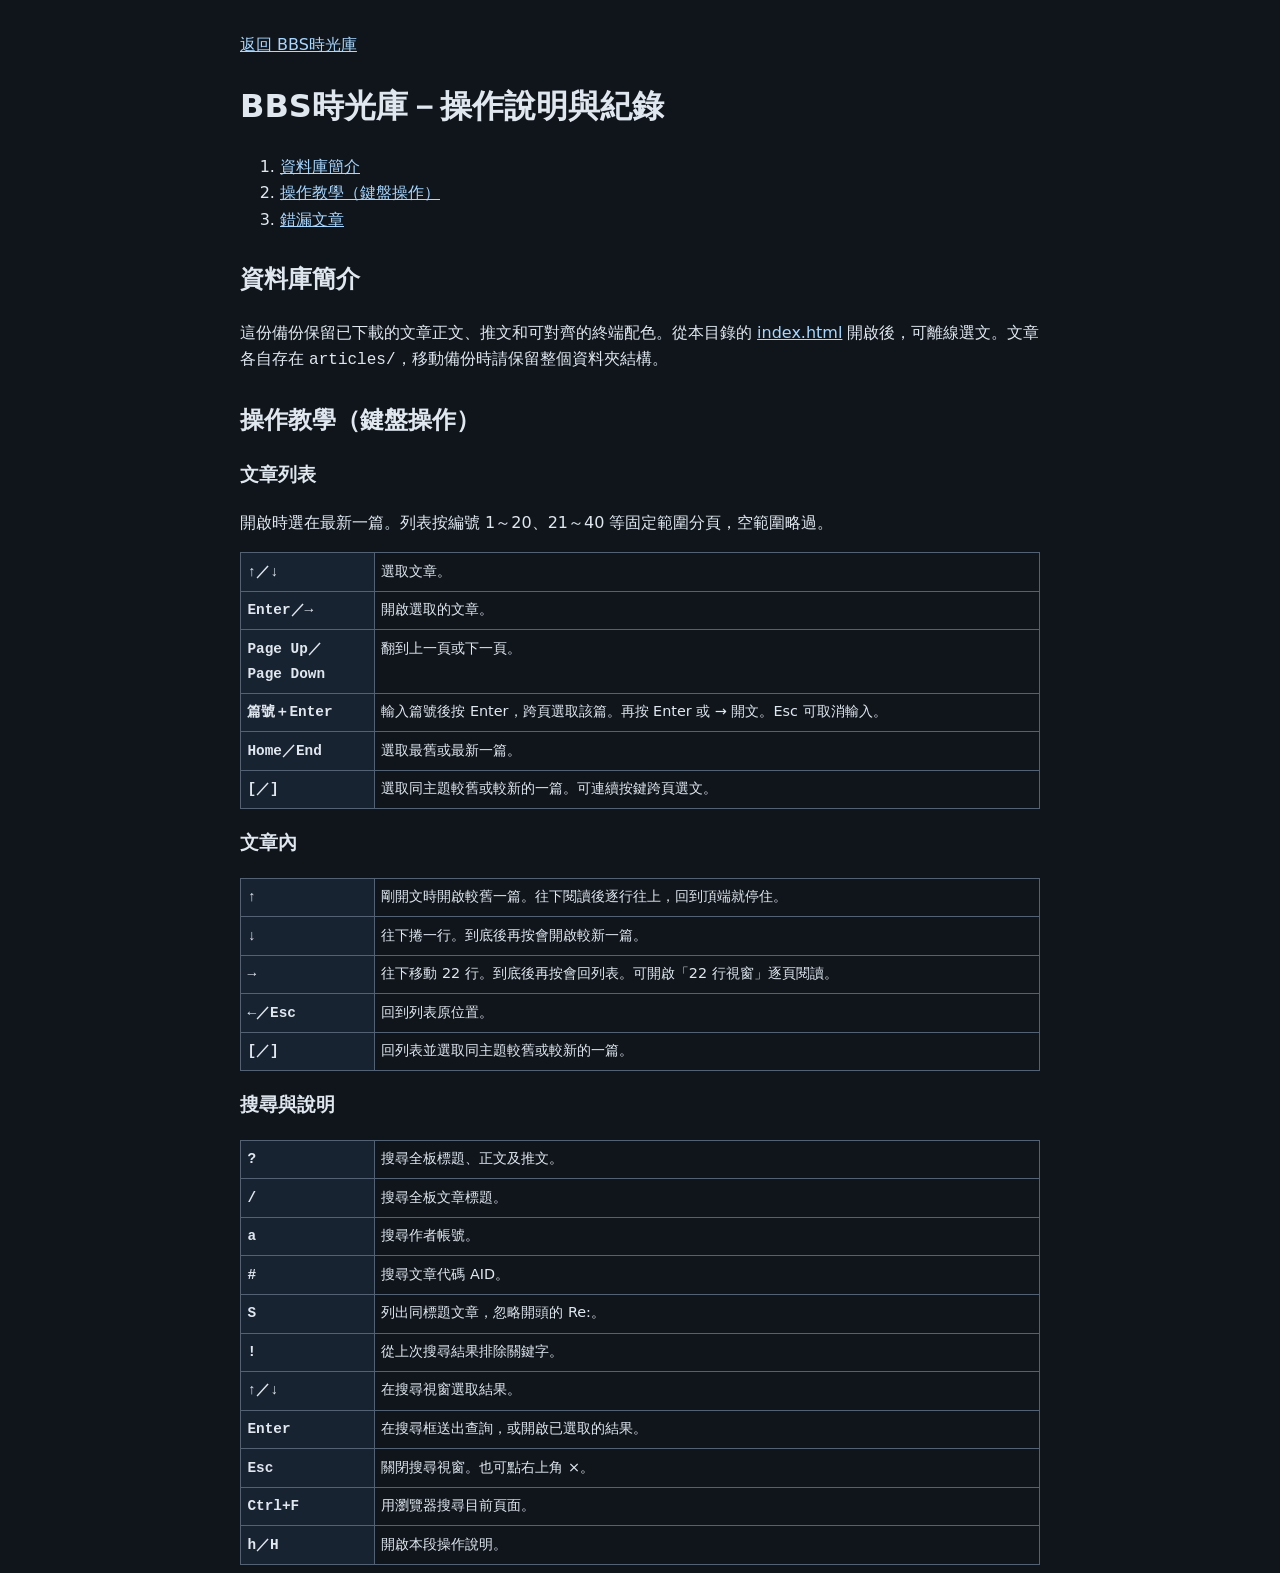
<file: Project_BBS_Backup/offline_readme.html>
<!doctype html>
<html lang="zh-Hant">
<head>
<meta charset="utf-8">
<meta name="viewport" content="width=device-width, initial-scale=1">
<title>BBS時光庫－操作說明與紀錄</title>
<style>
body { margin: 2rem auto; padding: 0 1rem; max-width: 50rem; font: 1rem/1.65 system-ui,sans-serif;
       background: #10151c; color: #e0e7ef; color-scheme: dark; }
a { color: #a8d7ff; } h2 { margin-top: 1.7rem; }
.records-scroll { overflow-x: auto; } table { border-collapse: collapse; width: 100%; font-size: .9rem; }
th, td { border: 1px solid #526174; padding: .4rem; text-align: left; vertical-align: top; }
.shortcuts { width: 100%; }
.shortcuts th { width: 12ch; background: #182332; }
kbd { white-space: nowrap; }
</style>
</head>
<body>
<header>
  <a href="index.html">返回 BBS時光庫</a>
  <h1>BBS時光庫－操作說明與紀錄</h1>
  <nav aria-label="頁內目錄"><ol>
    <li><a href="#about">資料庫簡介</a></li>
    <li><a href="#keyboard">操作教學（鍵盤操作）</a></li>
    <li><a href="#issue-records">錯漏文章</a></li>
  </ol></nav>
</header>
<main>
  <section id="about">
    <h2>資料庫簡介</h2>
    <p>這份備份保留已下載的文章正文、推文和可對齊的終端配色。從本目錄的 <a href="index.html">index.html</a> 開啟後，可離線選文。文章各自存在 <code>articles/</code>，移動備份時請保留整個資料夾結構。</p>
    <!-- BOARD_SUMMARIES -->
  </section>
  <section id="keyboard">
    <h2>操作教學（鍵盤操作）</h2>
    <h3 id="list-keys">文章列表</h3>
    <p>開啟時選在最新一篇。列表按編號 1～20、21～40 等固定範圍分頁，空範圍略過。</p>
    <table class="shortcuts" aria-labelledby="list-keys"><tbody>
      <tr><th scope="row"><kbd>↑</kbd>／<kbd>↓</kbd></th><td>選取文章。</td></tr>
      <tr><th scope="row"><kbd>Enter</kbd>／<kbd>→</kbd></th><td>開啟選取的文章。</td></tr>
      <tr><th scope="row"><kbd>Page Up</kbd>／<kbd>Page Down</kbd></th><td>翻到上一頁或下一頁。</td></tr>
      <tr><th scope="row">篇號＋<kbd>Enter</kbd></th><td>輸入篇號後按 Enter，跨頁選取該篇。再按 Enter 或 → 開文。Esc 可取消輸入。</td></tr>
      <tr><th scope="row"><kbd>Home</kbd>／<kbd>End</kbd></th><td>選取最舊或最新一篇。</td></tr>
      <tr><th scope="row"><kbd>[</kbd>／<kbd>]</kbd></th><td>選取同主題較舊或較新的一篇。可連續按鍵跨頁選文。</td></tr>
    </tbody></table>
    <h3 id="article-keys">文章內</h3>
    <table class="shortcuts" aria-labelledby="article-keys"><tbody>
      <tr><th scope="row"><kbd>↑</kbd></th><td>剛開文時開啟較舊一篇。往下閱讀後逐行往上，回到頂端就停住。</td></tr>
      <tr><th scope="row"><kbd>↓</kbd></th><td>往下捲一行。到底後再按會開啟較新一篇。</td></tr>
      <tr><th scope="row"><kbd>→</kbd></th><td>往下移動 22 行。到底後再按會回列表。可開啟「22 行視窗」逐頁閱讀。</td></tr>
      <tr><th scope="row"><kbd>←</kbd>／<kbd>Esc</kbd></th><td>回到列表原位置。</td></tr>
      <tr><th scope="row"><kbd>[</kbd>／<kbd>]</kbd></th><td>回列表並選取同主題較舊或較新的一篇。</td></tr>
    </tbody></table>
    <h3 id="search-keys">搜尋與說明</h3>
    <table class="shortcuts" aria-labelledby="search-keys"><tbody>
      <tr><th scope="row"><kbd>?</kbd></th><td>搜尋全板標題、正文及推文。</td></tr>
      <tr><th scope="row"><kbd>/</kbd></th><td>搜尋全板文章標題。</td></tr>
      <tr><th scope="row"><kbd>a</kbd></th><td>搜尋作者帳號。</td></tr>
      <tr><th scope="row"><kbd>#</kbd></th><td>搜尋文章代碼 AID。</td></tr>
      <tr><th scope="row"><kbd>S</kbd></th><td>列出同標題文章，忽略開頭的 Re:。</td></tr>
      <tr><th scope="row"><kbd>!</kbd></th><td>從上次搜尋結果排除關鍵字。</td></tr>
      <tr><th scope="row"><kbd>↑</kbd>／<kbd>↓</kbd></th><td>在搜尋視窗選取結果。</td></tr>
      <tr><th scope="row"><kbd>Enter</kbd></th><td>在搜尋框送出查詢，或開啟已選取的結果。</td></tr>
      <tr><th scope="row"><kbd>Esc</kbd></th><td>關閉搜尋視窗。也可點右上角 ×。</td></tr>
      <tr><th scope="row"><kbd>Ctrl+F</kbd></th><td>用瀏覽器搜尋目前頁面。</td></tr>
      <tr><th scope="row"><kbd>h</kbd>／<kbd>H</kbd></th><td>開啟本段操作說明。</td></tr>
    </tbody></table>
  </section>
  <!-- ISSUE_RECORDS -->
</main>
</body></html>
</file>
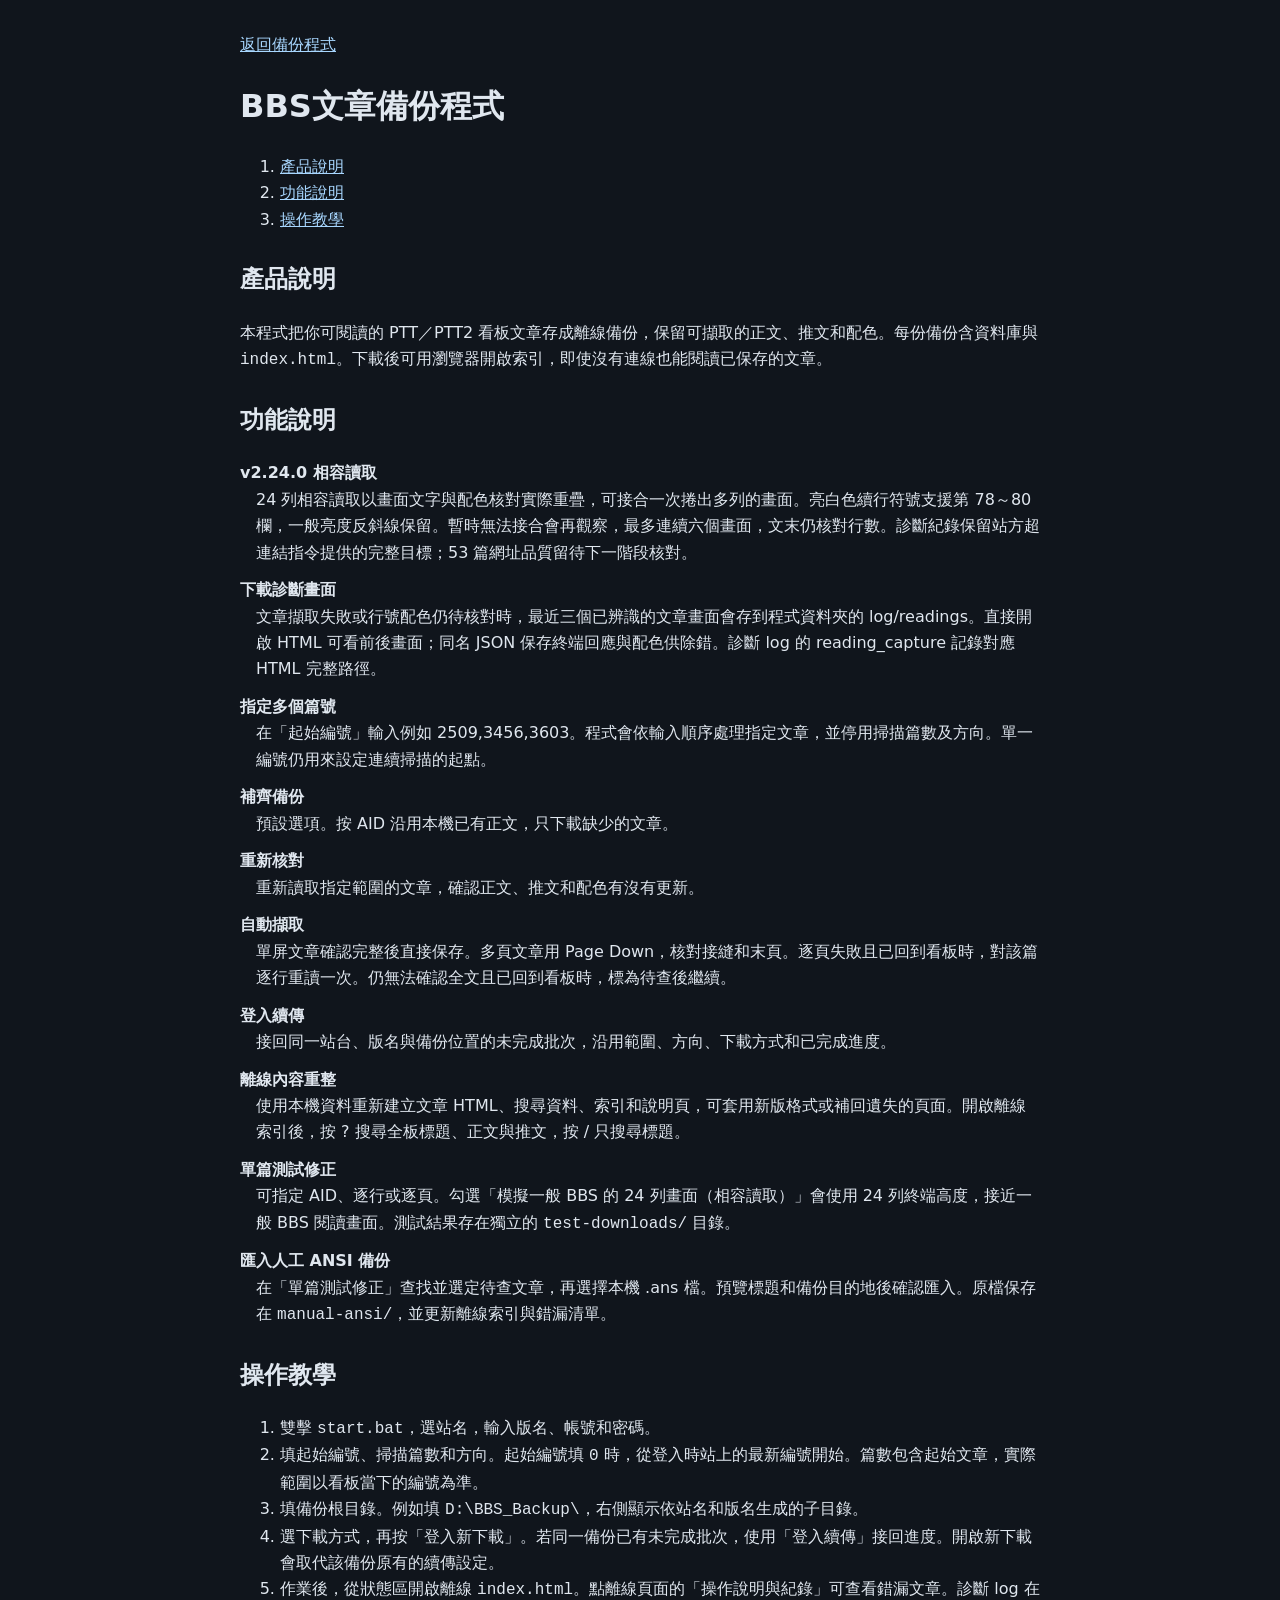
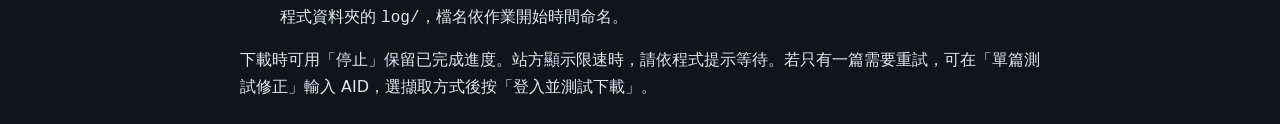
<file: Project_BBS_Backup/ReadMe.html>
<!doctype html>
<html lang="zh-Hant">
<head>
<meta charset="utf-8">
<meta name="viewport" content="width=device-width, initial-scale=1">
<title>BBS文章備份程式｜操作說明與紀錄</title>
<style>
body { margin: 2rem auto; padding: 0 1rem; max-width: 50rem; font: 1rem/1.65 system-ui,sans-serif;
       background: #10151c; color: #e0e7ef; color-scheme: dark; }
a { color: #a8d7ff; } h2 { margin-top: 1.7rem; } dt { font-weight: 650; } dd { margin: 0 0 .7rem 1rem; }
.records-scroll { overflow-x: auto; } table { border-collapse: collapse; width: 100%; font-size: .9rem; }
th, td { border: 1px solid #526174; padding: .4rem; text-align: left; vertical-align: top; }
</style>
</head>
<body>
<header>
  <a href="/">返回備份程式</a>
  <h1>BBS文章備份程式</h1>
  <nav aria-label="頁內目錄"><ol>
    <li><a href="#product">產品說明</a></li>
    <li><a href="#features">功能說明</a></li>
    <li><a href="#instructions">操作教學</a></li>
  </ol></nav>
</header>
<main>
  <section id="product">
    <h2>產品說明</h2>
    <p>本程式把你可閱讀的 PTT／PTT2 看板文章存成離線備份，保留可擷取的正文、推文和配色。每份備份含資料庫與 <code>index.html</code>。下載後可用瀏覽器開啟索引，即使沒有連線也能閱讀已保存的文章。</p>
  </section>
  <section id="features">
    <h2>功能說明</h2>
    <dl>
      <dt>v2.24.0 相容讀取</dt><dd>24 列相容讀取以畫面文字與配色核對實際重疊，可接合一次捲出多列的畫面。亮白色續行符號支援第 78～80 欄，一般亮度反斜線保留。暫時無法接合會再觀察，最多連續六個畫面，文末仍核對行數。診斷紀錄保留站方超連結指令提供的完整目標；53 篇網址品質留待下一階段核對。</dd>
      <dt>下載診斷畫面</dt><dd>文章擷取失敗或行號配色仍待核對時，最近三個已辨識的文章畫面會存到程式資料夾的 log/readings。直接開啟 HTML 可看前後畫面；同名 JSON 保存終端回應與配色供除錯。診斷 log 的 reading_capture 記錄對應 HTML 完整路徑。</dd>
      <dt>指定多個篇號</dt><dd>在「起始編號」輸入例如 2509,3456,3603。程式會依輸入順序處理指定文章，並停用掃描篇數及方向。單一編號仍用來設定連續掃描的起點。</dd>
      <dt>補齊備份</dt><dd>預設選項。按 AID 沿用本機已有正文，只下載缺少的文章。</dd>
      <dt>重新核對</dt><dd>重新讀取指定範圍的文章，確認正文、推文和配色有沒有更新。</dd>
      <dt>自動擷取</dt><dd>單屏文章確認完整後直接保存。多頁文章用 Page Down，核對接縫和末頁。逐頁失敗且已回到看板時，對該篇逐行重讀一次。仍無法確認全文且已回到看板時，標為待查後繼續。</dd>
      <dt>登入續傳</dt><dd>接回同一站台、版名與備份位置的未完成批次，沿用範圍、方向、下載方式和已完成進度。</dd>
      <dt>離線內容重整</dt><dd>使用本機資料重新建立文章 HTML、搜尋資料、索引和說明頁，可套用新版格式或補回遺失的頁面。開啟離線索引後，按 ? 搜尋全板標題、正文與推文，按 / 只搜尋標題。</dd>
      <dt>單篇測試修正</dt><dd>可指定 AID、逐行或逐頁。勾選「模擬一般 BBS 的 24 列畫面（相容讀取）」會使用 24 列終端高度，接近一般 BBS 閱讀畫面。測試結果存在獨立的 <code>test-downloads/</code> 目錄。</dd>
      <dt>匯入人工 ANSI 備份</dt><dd>在「單篇測試修正」查找並選定待查文章，再選擇本機 .ans 檔。預覽標題和備份目的地後確認匯入。原檔保存在 <code>manual-ansi/</code>，並更新離線索引與錯漏清單。</dd>
    </dl>
  </section>
  <section id="instructions">
    <h2>操作教學</h2>
    <ol>
      <li>雙擊 <code>start.bat</code>，選站名，輸入版名、帳號和密碼。</li>
      <li>填起始編號、掃描篇數和方向。起始編號填 <code>0</code> 時，從登入時站上的最新編號開始。篇數包含起始文章，實際範圍以看板當下的編號為準。</li>
      <li>填備份根目錄。例如填 <code>D:\BBS_Backup\</code>，右側顯示依站名和版名生成的子目錄。</li>
      <li>選下載方式，再按「登入新下載」。若同一備份已有未完成批次，使用「登入續傳」接回進度。開啟新下載會取代該備份原有的續傳設定。</li>
      <li>作業後，從狀態區開啟離線 <code>index.html</code>。點離線頁面的「操作說明與紀錄」可查看錯漏文章。診斷 log 在程式資料夾的 <code>log/</code>，檔名依作業開始時間命名。</li>
    </ol>
    <p>下載時可用「停止」保留已完成進度。站方顯示限速時，請依程式提示等待。若只有一篇需要重試，可在「單篇測試修正」輸入 AID，選擷取方式後按「登入並測試下載」。</p>
  </section>
</main>
</body></html>
</file>
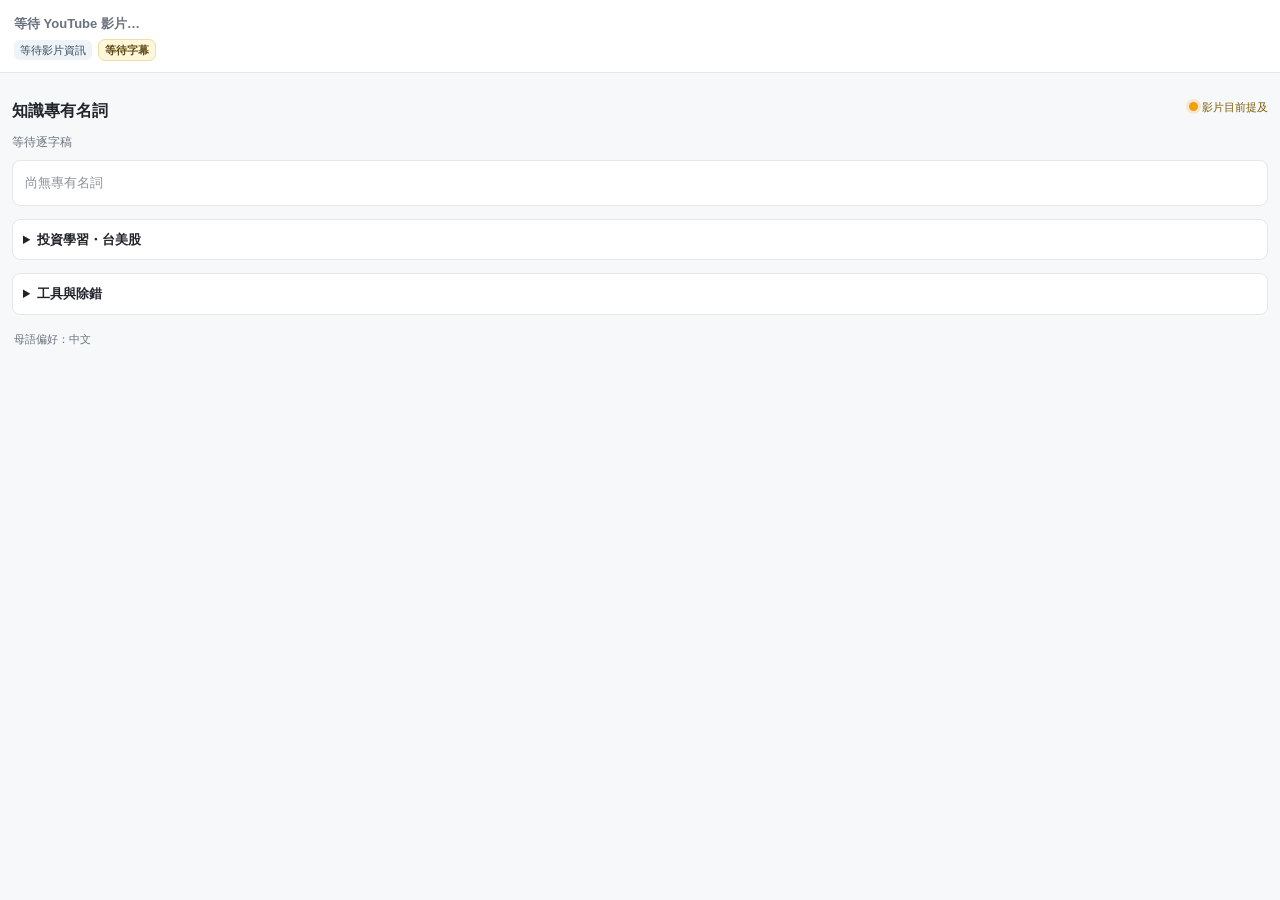
<file: Project_YT_Learning/sidepanel.html>
<!doctype html>
<html lang="zh-Hant">
<head>
  <meta charset="utf-8">
  <meta name="viewport" content="width=device-width,initial-scale=1">
  <title>YouTube Knowledge Panel</title>
  <link rel="stylesheet" href="style.css">
</head>
<body>
  <header>
    <div id="videoTitle" class="muted">等待 YouTube 影片…</div>
    <div class="captionMeta">
      <span id="status" class="status">等待影片資訊</span>
      <span id="transcriptSourceLabel" class="transcriptSource">等待字幕</span>
    </div>
  </header>
  <main>
    <section class="knowledgeSection">
      <div class="knowledgeHeading"><h2>知識專有名詞</h2><span class="liveLegend"><i></i>影片目前提及</span></div>
      <div id="termStatus" class="hint">等待逐字稿</div>
      <div id="termList" class="terms empty">尚無專有名詞</div>
      <button id="moreTermsBtn" class="secondary moreTerms" hidden>想了解更多</button>
    </section>
    <details>
      <summary>投資學習・台美股</summary>
      <div id="tickerResults" class="hint">展開後比對目前字幕</div>
    </details>
    <details>
      <summary>工具與除錯</summary>
      <div class="toolbar bottomTools">
        <button id="refreshBtn">重新檢查逐字稿</button>
        <button id="exportBtn" class="secondary">匯出 JSON</button>
      </div>
      <h3>手動貼上逐字稿（備援）</h3>
      <p class="hint">支援 YouTube 複製格式（例如「3:103 分 10 秒字幕文字」）、SRT、VTT，以及一般純文字。匯入後會取代本影片的主要逐字稿，但不會刪除即時觀察紀錄。</p>
      <textarea id="pasteArea" rows="7" placeholder="在此貼上 YouTube 逐字稿…"></textarea>
      <button id="importBtn">解析並匯入</button>
      <div id="importStatus" class="hint"></div>
      <h3>字幕擷取系統變數</h3>
      <pre id="diagnostics" class="diagnostics">尚無診斷資料</pre>
    </details>
    <footer>母語偏好：中文</footer>
  </main>
  <script src="transcript-utils.js"></script>
  <script src="term-extractor.js"></script>
  <script src="tickers.js"></script>
  <script src="sidepanel.js"></script>
</body>
</html>
</file>
<file: Project_YT_Learning/style.css>
*{box-sizing:border-box}body{margin:0;background:#f7f8fa;color:#20242a;font:13px/1.5 Arial,"Noto Sans TC",sans-serif}
header{padding:14px 14px 11px;background:#fff;border-bottom:1px solid #e3e6eb;position:sticky;top:0;z-index:2}
.brand{font-weight:700;font-size:14px}.muted,.hint,footer{color:#69727e}.muted{margin-top:5px;overflow-wrap:anywhere}.status{height:31px;margin-top:8px;padding:6px 8px;background:#eef3f8;border-radius:6px;color:#34495e;white-space:nowrap;overflow:hidden;text-overflow:ellipsis}
main{padding:12px}.toolbar{display:flex;gap:8px;margin-bottom:12px}button{border:0;border-radius:6px;padding:8px 10px;background:#2459a6;color:#fff;cursor:pointer;font:inherit}button.secondary{background:#e7ebf1;color:#263445}button:disabled{opacity:.45;cursor:default}
.summary{display:flex;gap:10px;margin:10px 0 16px}.summary>div{flex:1;background:#fff;border:1px solid #e5e8ed;border-radius:8px;padding:10px}.summary strong{display:block;font-size:20px}.summary span{color:#68717d;font-size:12px}
h2{font-size:14px;margin:12px 0 5px}.hint{font-size:12px;margin:5px 0 9px} .segments{background:#fff;border:1px solid #e4e7ec;border-radius:8px;overflow:hidden}.segments.empty{padding:12px;color:#89919c}
h3{font-size:12px;margin:14px 0 5px}.knowledgeSection{margin-top:2px}.knowledgeHeading{display:flex;align-items:center;justify-content:space-between;gap:8px}.knowledgeHeading h2{font-size:16px}.liveLegend{font-size:11px;color:#7a5b08}.liveLegend i{display:inline-block;width:9px;height:9px;margin-right:4px;border-radius:50%;background:#f59e0b;box-shadow:0 0 0 3px rgba(245,158,11,.18)}.bottomTools{margin:12px 0 4px}
.segment{display:flex;align-items:flex-start;gap:8px;padding:8px 9px;border-bottom:1px solid #edf0f3}.segment:last-child{border-bottom:0}.time{flex:0 0 52px;padding:3px 4px;background:#eef2f7;color:#244c7b;font-variant-numeric:tabular-nums}.segmentText{flex:1;white-space:pre-wrap;overflow-wrap:anywhere}.repeat{color:#7d8794;font-size:11px}
details{margin-top:13px;background:#fff;border:1px solid #e4e7ec;border-radius:8px;padding:10px}summary{font-weight:700;cursor:pointer}textarea{width:100%;resize:vertical;border:1px solid #cfd5de;border-radius:6px;padding:8px;font:12px/1.5 monospace;margin:5px 0 8px}footer{font-size:11px;margin:16px 2px}
.diagnostics{max-height:360px;overflow:auto;white-space:pre-wrap;overflow-wrap:anywhere;background:#111827;color:#d1e7ff;border-radius:8px;padding:10px;font-size:11px;line-height:1.45}
.terms{display:grid;gap:8px}.terms.empty{padding:12px;background:#fff;border:1px solid #e4e7ec;border-radius:8px;color:#89919c}.termCard{background:#fff;border:1px solid #e1e6ed;border-radius:8px;padding:10px}.termHead{display:flex;align-items:flex-start;gap:7px}.termToggle{width:100%;padding:0;background:transparent;color:inherit;text-align:left;border-radius:0}.termToggle:hover .termName{color:#2459a6}.termRank{color:#6b7280;font-weight:700}.termName{font-weight:700;font-size:14px;flex:1}.termScore{font-size:11px;color:#526274;background:#eef2f7;border-radius:999px;padding:2px 6px}.termMeta{font-size:11px;color:#69727e;margin:4px 0}.termExplanation{margin:8px 0 6px;padding-top:7px;border-top:1px solid #edf0f3;white-space:pre-wrap}.termLinks{display:flex;flex-wrap:wrap;gap:5px}.termLinks a,.termTime{font-size:11px}.termTime{padding:3px 6px;background:#e9f0fa;color:#244c7b}.wikiLink{color:#2459a6;text-decoration:none}.wikiLink:hover{text-decoration:underline}
.termCloud{display:flex;flex-wrap:wrap;align-items:center;gap:5px;padding:8px;background:#fff;border:1px solid #e1e6ed;border-radius:8px}.termTag{display:inline-flex;width:auto;padding:3px 7px;background:#edf3fb;color:#245185;border:1px solid #d8e4f3;border-radius:999px;line-height:1.15}.termTag:hover,.termTag.selected{background:#2459a6;color:#fff;border-color:#2459a6}.termDetailSlot{height:190px;margin-bottom:8px}.termDetail{height:190px;overflow:auto}.termDetailPlaceholder{height:190px;display:flex;align-items:center;justify-content:center;padding:20px;text-align:center;background:#fff;border:1px dashed #cfd7e2;border-radius:8px;color:#7a8491}
.termTag.playing{background:#f59e0b;color:#1f2937;border-color:#d97706;box-shadow:0 0 0 3px rgba(245,158,11,.2)}.moreTerms{margin-top:8px;width:100%}.transcriptSource{margin:8px 0 12px;padding:8px 10px;background:#fff7dc;border:1px solid #f0dda1;border-radius:7px;color:#604c12;font-weight:700}.transcriptDetails{margin-top:0}
.termCategories{display:grid;gap:8px}.termCategory{margin:0;background:#fff;border:1px solid #e1e6ed;border-radius:8px;overflow:hidden}.categoryHeader{display:flex;width:100%;justify-content:space-between;align-items:center;padding:8px 10px;border-radius:0;background:#f3f6fa;color:#263445;font-weight:700;text-align:left}.categoryHeader:hover{background:#e8eef6}.categoryCount{font-size:11px;color:#697586;font-weight:400}.termCategory .termCloud{border:0;border-top:1px solid #edf0f3;border-radius:0;min-height:38px}
.captionMeta{display:flex;align-items:center;gap:6px;margin-top:5px}
.captionMeta .status,.captionMeta .transcriptSource{height:auto;min-width:0;margin:0;padding:2px 6px;font-size:11px;white-space:nowrap;overflow:hidden;text-overflow:ellipsis}
.captionMeta .status{flex-shrink:0}
#videoTitle{margin:0;white-space:nowrap;overflow:hidden;text-overflow:ellipsis;font-weight:700}
</file>
